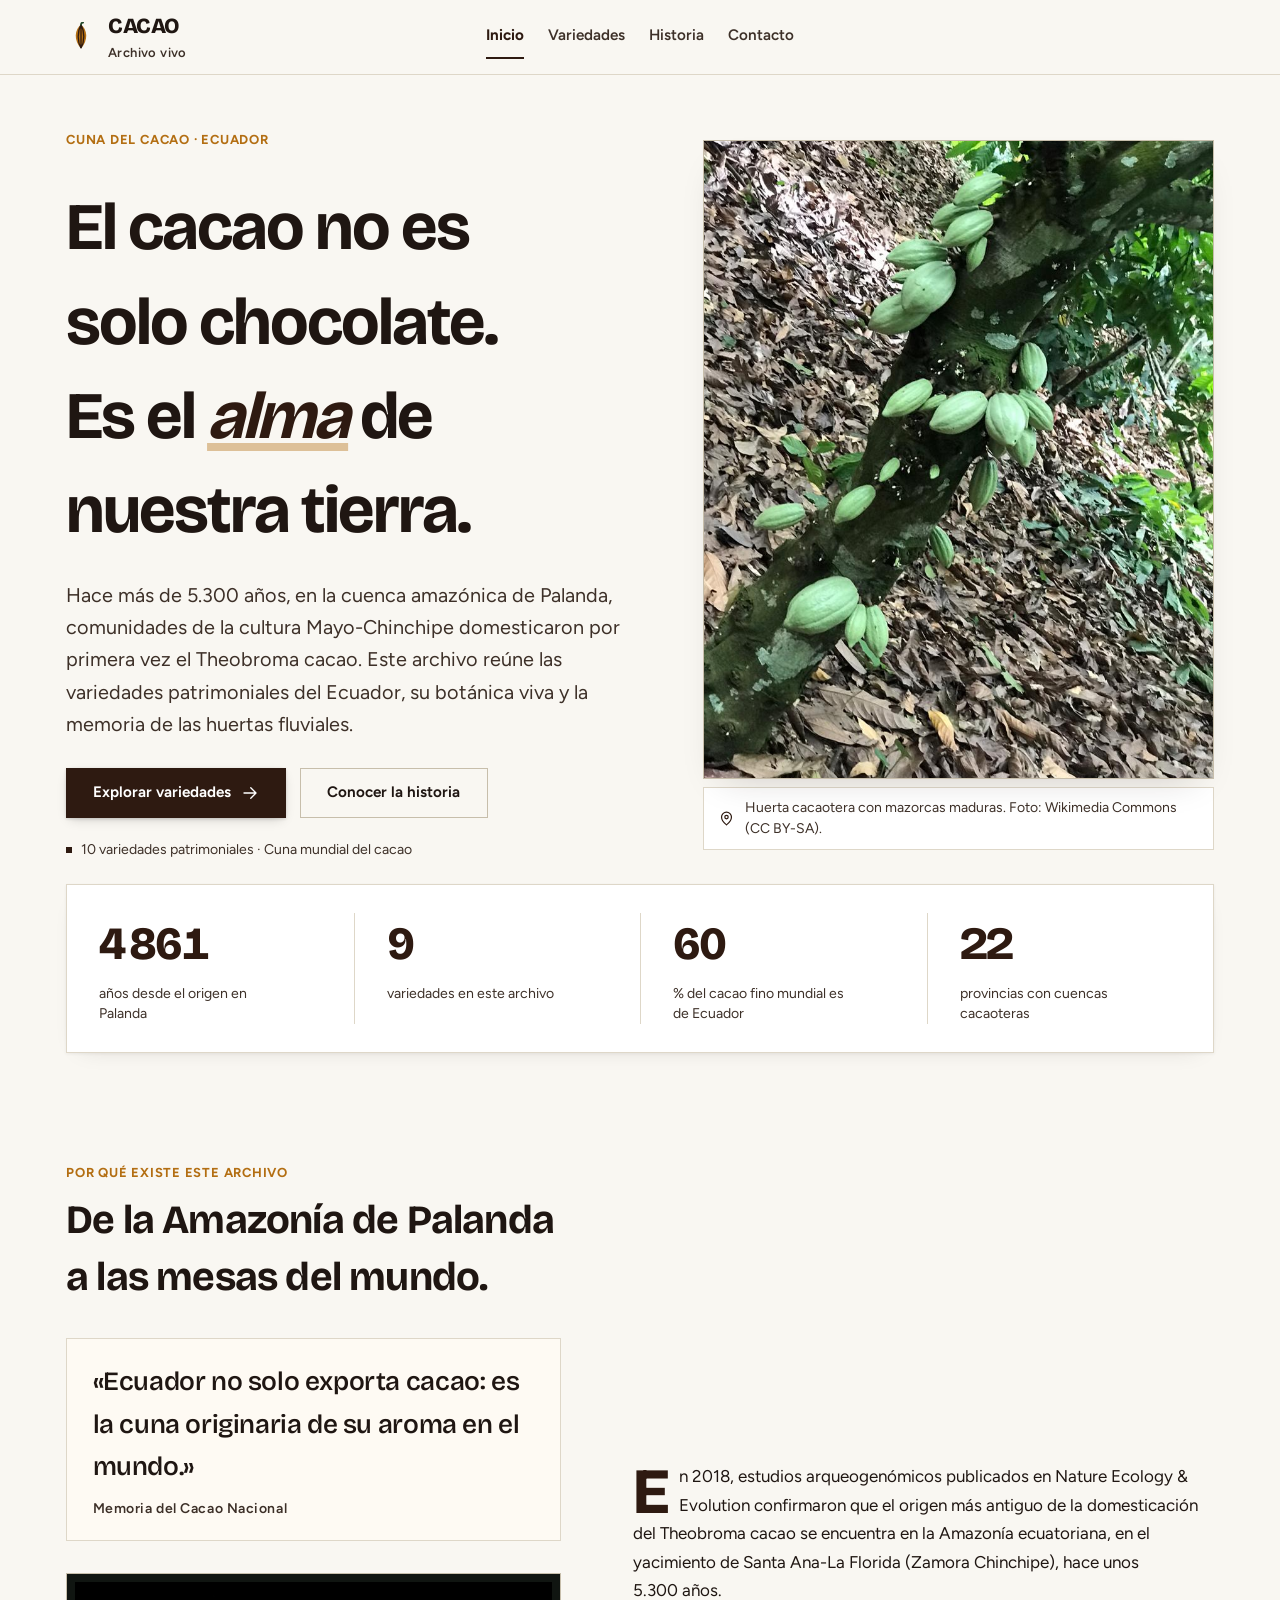
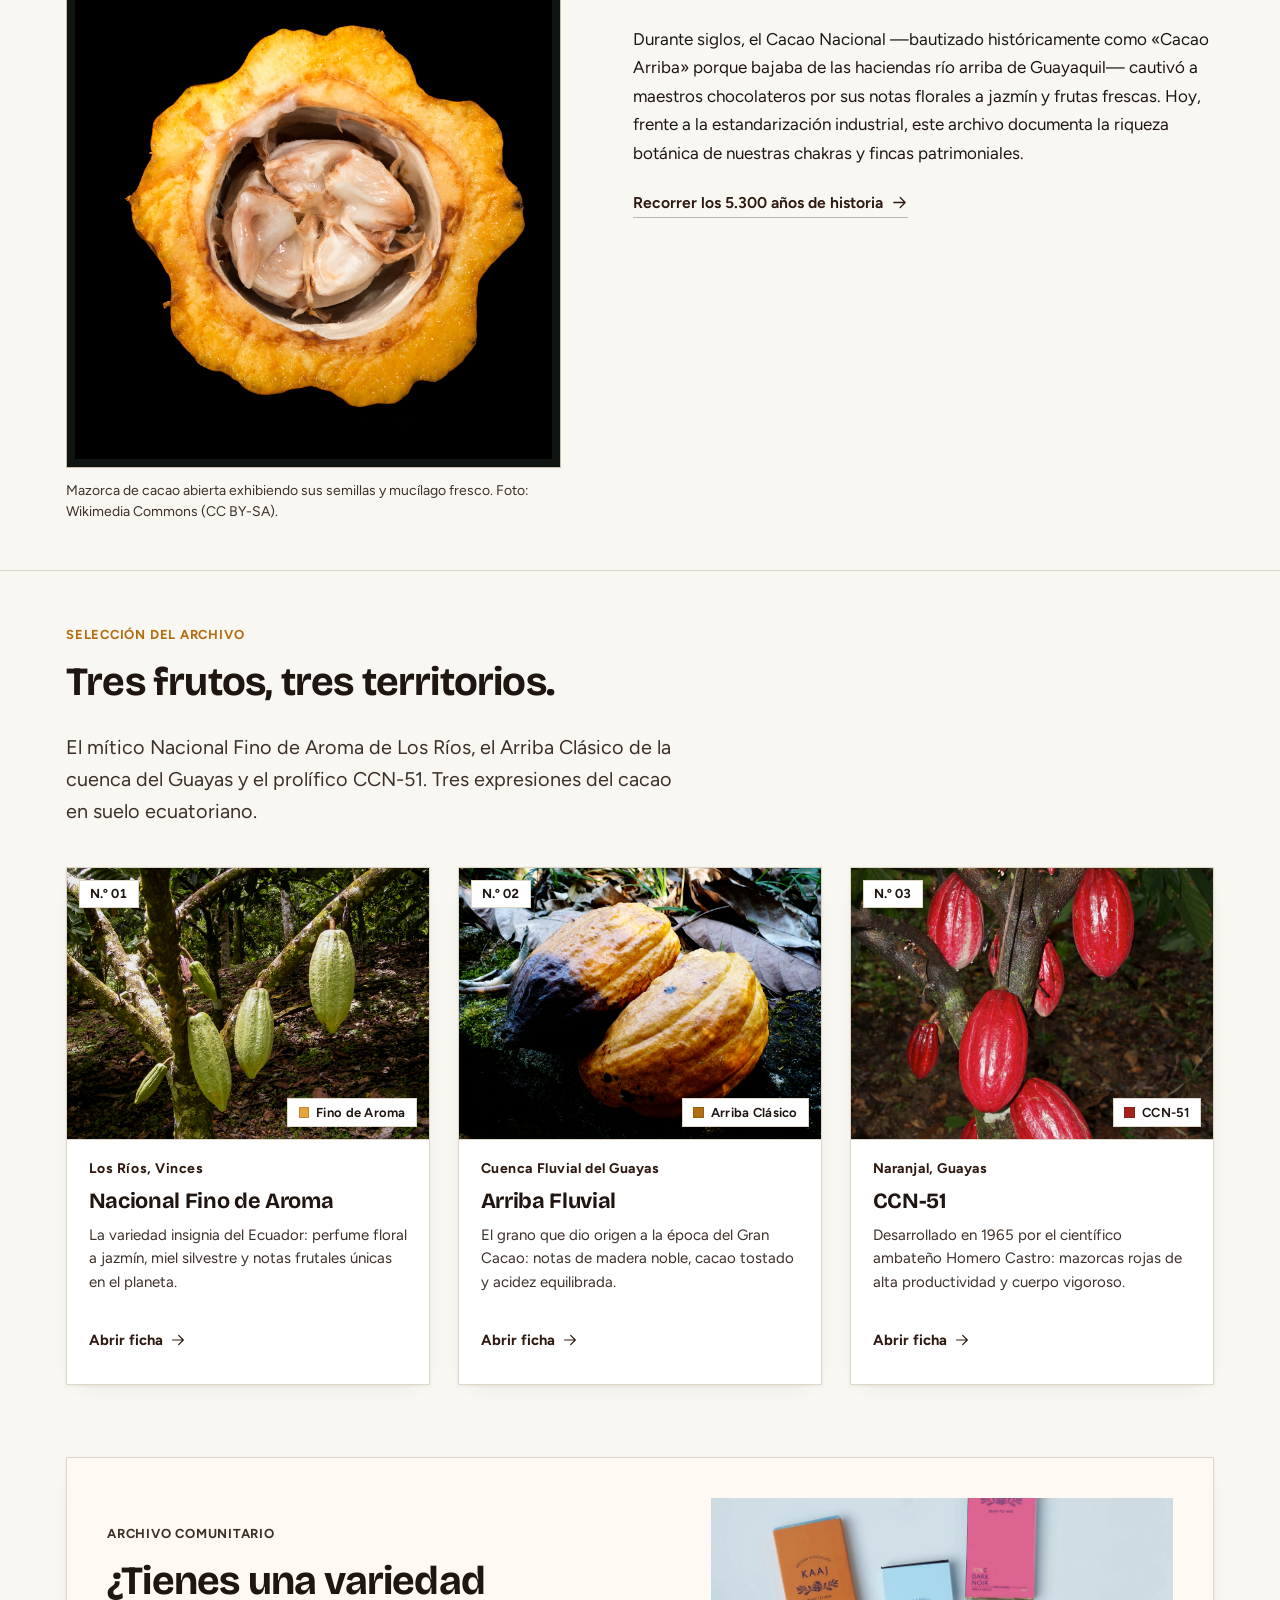
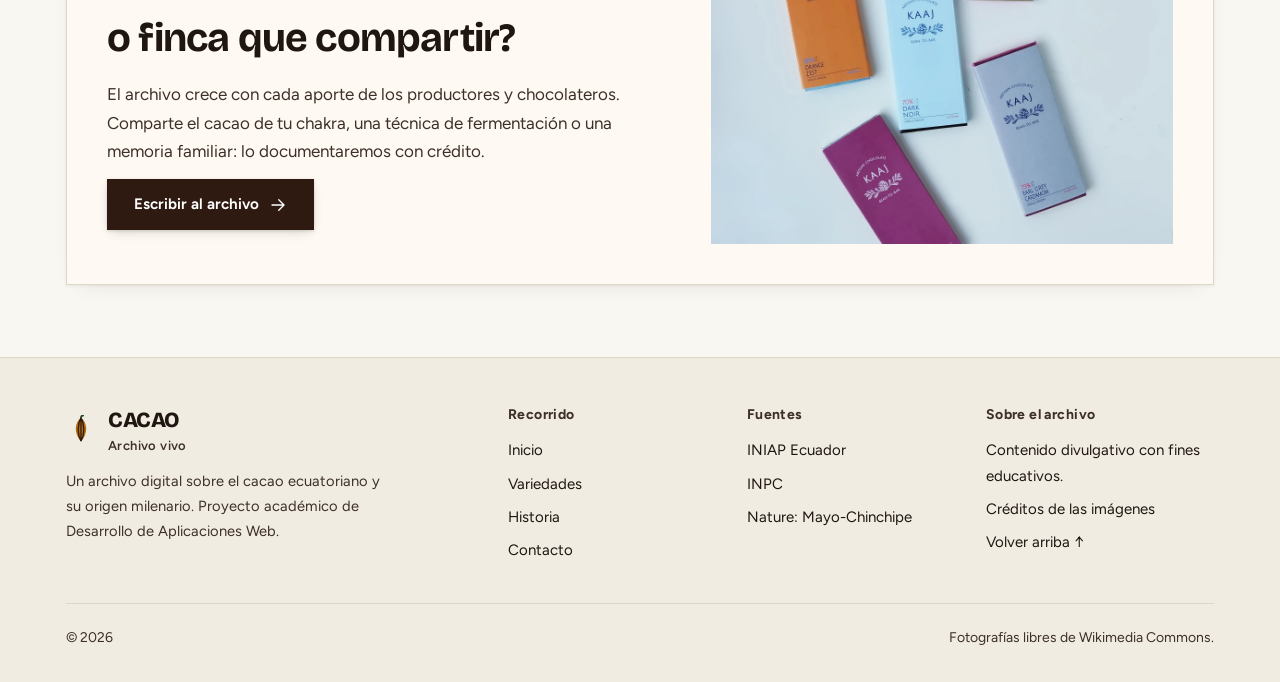
<file: index.html>
<!DOCTYPE html>
<html lang="es">
<head>
  <meta charset="utf-8">
  <meta name="viewport" content="width=device-width, initial-scale=1">
  <title>CACAO · Archivo vivo del cacao fino de Ecuador</title>
  <meta name="description" content="Archivo digital del cacao ecuatoriano: diez variedades patrimoniales, 5.300 años de historia desde Mayo-Chinchipe y la memoria de las cuencas cacaoteras.">
  <meta name="theme-color" content="#f9f7f2">
  <link rel="icon" href="assets/img/favicon.svg" type="image/svg+xml">
  <link rel="preconnect" href="https://fonts.googleapis.com">
  <link rel="preconnect" href="https://fonts.gstatic.com" crossorigin>
  <link href="https://fonts.googleapis.com/css2?family=Bricolage+Grotesque:opsz,wght@12..96,400..800&family=Figtree:wght@400..700&display=swap" rel="stylesheet">
  <link rel="stylesheet" href="css/styles.css">
</head>
<body>
  <a class="skip-link" href="#contenido">Saltar al contenido</a>

  <header class="site-header">
    <div class="wrap site-header__inner">
      <a class="brand" href="index.html">
        <svg class="brand__mark" viewBox="0 0 28 28" aria-hidden="true" focusable="false">
          <path d="M14 2.5 C8 7, 7 17, 14 24.5 C21 17, 20 7, 14 2.5 Z" fill="var(--gold)"/>
          <path d="M14 2.5 C10.5 9, 10.5 18, 14 24.5 M14 2.5 C17.5 9, 17.5 18, 14 24.5 M14 2.5 L14 24.5" fill="none" stroke="var(--brand)" stroke-width="1.2"/>
          <path d="M14 2.5 C14 1, 15 0.5, 16 0.5" fill="none" stroke="var(--leaf, #214728)" stroke-width="1.6" stroke-linecap="round"/>
        </svg>
        <span class="brand__text">
          <span class="brand__name">CACAO</span>
          <span class="brand__sub">Archivo vivo</span>
        </span>
      </a>

      <nav class="site-nav" id="site-nav" aria-label="Navegación principal">
        <ul>
          <li><a href="index.html" aria-current="page">Inicio</a></li>
          <li><a href="razas.html">Variedades</a></li>
          <li><a href="historia.html">Historia</a></li>
          <li><a href="contacto.html">Contacto</a></li>
        </ul>
      </nav>

      <div class="header-tools">
        <button class="icon-btn menu-toggle" id="menu-toggle" type="button" aria-expanded="false" aria-controls="site-nav" aria-label="Abrir menú">
          <svg class="icon-menu" viewBox="0 0 24 24" aria-hidden="true" focusable="false"><path d="M4 7h16M4 12h16M4 17h16" fill="none" stroke="currentColor" stroke-width="1.8" stroke-linecap="round"/></svg>
          <svg class="icon-close" viewBox="0 0 24 24" aria-hidden="true" focusable="false"><path d="M6 6l12 12M18 6 6 18" fill="none" stroke="currentColor" stroke-width="1.8" stroke-linecap="round"/></svg>
        </button>
      </div>
    </div>
  </header>

  <main id="contenido" tabindex="-1">
    <!-- Portada -->
    <section class="hero" aria-labelledby="hero-title">
      <div class="wrap">
        <div class="hero__grid">
          <div class="hero__copy">
            <p class="eyebrow">Cuna del cacao · Ecuador</p>
            <h1 id="hero-title">El cacao no es solo chocolate. Es el <em>alma</em> de nuestra tierra.</h1>
            <p class="lede">Hace más de 5.300 años, en la cuenca amazónica de Palanda, comunidades de la cultura Mayo-Chinchipe domesticaron por primera vez el Theobroma cacao. Este archivo reúne las variedades patrimoniales del Ecuador, su botánica viva y la memoria de las huertas fluviales.</p>
            <div class="hero__actions">
              <a class="btn btn--primary" href="razas.html">
                Explorar variedades
                <svg viewBox="0 0 24 24" aria-hidden="true" focusable="false"><path d="M4 12h15M13 5l7 7-7 7" fill="none" stroke="currentColor" stroke-width="1.8" stroke-linecap="round" stroke-linejoin="round"/></svg>
              </a>
              <a class="btn btn--ghost" href="historia.html">Conocer la historia</a>
            </div>
            <p class="hero__note">10 variedades patrimoniales · Cuna mundial del cacao</p>
          </div>

          <figure class="hero__figure">
            <div class="hero__photo media">
              <img src="assets/img/fotos/arbol.webp" alt="Árbol de Theobroma cacao con mazorcas maduras en huerta agroforestal ecuatoriana." width="1500" height="1125" fetchpriority="high">
            </div>
            <figcaption class="hero__caption">
              <svg viewBox="0 0 24 24" aria-hidden="true" focusable="false"><path d="M12 21s7-5.2 7-11a7 7 0 1 0-14 0c0 5.8 7 11 7 11Z" fill="none" stroke="currentColor" stroke-width="1.7"/><circle cx="12" cy="10" r="2.4" fill="none" stroke="currentColor" stroke-width="1.7"/></svg>
              Huerta cacaotera con mazorcas maduras. Foto: Wikimedia Commons (CC BY-SA).
            </figcaption>
          </figure>
        </div>

        <ul class="stats">
          <li class="stat">
            <span class="stat__num" data-count="5300">5 300</span>
            <span class="stat__label">años desde el origen en Palanda</span>
          </li>
          <li class="stat">
            <span class="stat__num" data-count="10">10</span>
            <span class="stat__label">variedades en este archivo</span>
          </li>
          <li class="stat">
            <span class="stat__num" data-count="65">65</span>
            <span class="stat__label">% del cacao fino mundial es de Ecuador</span>
          </li>
          <li class="stat">
            <span class="stat__num" data-count="24">24</span>
            <span class="stat__label">provincias con cuencas cacaoteras</span>
          </li>
        </ul>
      </div>
    </section>

    <!-- Por qué existe -->
    <section class="section" aria-labelledby="manifiesto-title">
      <div class="wrap split">
        <div class="reveal">
          <p class="eyebrow">Por qué existe este archivo</p>
          <h2 id="manifiesto-title">De la Amazonía de Palanda a las mesas del mundo.</h2>
          <blockquote class="pullquote">
            «Ecuador no solo exporta cacao: es la cuna originaria de su aroma en el mundo.»
            <cite>Memoria del Cacao Nacional</cite>
          </blockquote>
          <figure class="figure figure--specimen reveal" style="--delay: 100ms;">
            <div class="media">
              <img src="assets/img/fotos/abierto.webp" alt="Mazorca de cacao recién abierta mostrando mucílago blanco y semillas." width="500" height="325" loading="lazy">
            </div>
            <figcaption>Mazorca de cacao abierta exhibiendo sus semillas y mucílago fresco. Foto: Wikimedia Commons (CC BY-SA).</figcaption>
          </figure>
        </div>

        <div class="manifesto measure reveal" style="--delay: 80ms;">
          <p class="dropcap">En 2018, estudios arqueogenómicos publicados en Nature Ecology &amp; Evolution confirmaron que el origen más antiguo de la domesticación del Theobroma cacao se encuentra en la Amazonía ecuatoriana, en el yacimiento de Santa Ana-La Florida (Zamora Chinchipe), hace unos 5.300 años.</p>
          <p>Durante siglos, el Cacao Nacional —bautizado históricamente como «Cacao Arriba» porque bajaba de las haciendas río arriba de Guayaquil— cautivó a maestros chocolateros por sus notas florales a jazmín y frutas frescas. Hoy, frente a la estandarización industrial, este archivo documenta la riqueza botánica de nuestras chakras y fincas patrimoniales.</p>
          <p><a class="link-arrow" href="historia.html">Recorrer los 5.300 años de historia <svg viewBox="0 0 24 24" aria-hidden="true" focusable="false"><path d="M4 12h15M13 5l7 7-7 7" fill="none" stroke="currentColor" stroke-width="1.8" stroke-linecap="round" stroke-linejoin="round"/></svg></a></p>
        </div>
      </div>
    </section>

    <!-- Selección de fichas -->
    <section class="section section--line" aria-labelledby="seleccion-title">
      <div class="wrap">
        <div class="section-head reveal">
          <div>
            <p class="eyebrow">Selección del archivo</p>
            <h2 id="seleccion-title">Tres frutos, tres territorios.</h2>
          </div>
          <p class="lede">El mítico Nacional Fino de Aroma de Los Ríos, el Arriba Clásico de la cuenca del Guayas y el prolífico CCN-51. Tres expresiones del cacao en suelo ecuatoriano.</p>
        </div>

        <div class="card-grid">
          <article class="race-card reveal">
            <div class="race-card__media">
              <span class="race-card__no" aria-hidden="true">N.º 01</span>
              <img class="race-card__img" src="assets/img/fotos/nacional.webp" alt="Mazorcas doradas de Cacao Nacional Fino de Aroma." width="900" height="675" loading="lazy">
              <span class="race-card__color"><span class="dot" style="--c:#e9a23b;"></span>Fino de Aroma</span>
            </div>
            <div class="race-card__body">
              <p class="race-card__kicker">Los Ríos, Vinces</p>
              <h3 class="race-card__title">Nacional Fino de Aroma</h3>
              <p class="race-card__note">La variedad insignia del Ecuador: perfume floral a jazmín, miel silvestre y notas frutales únicas en el planeta.</p>
              <div class="race-card__foot">
                <a class="race-card__btn" href="razas.html#nacional" aria-label="Abrir ficha de Nacional Fino de Aroma">Abrir ficha
                  <svg viewBox="0 0 24 24" aria-hidden="true" focusable="false"><path d="M4 12h15M13 5l7 7-7 7" fill="none" stroke="currentColor" stroke-width="1.8" stroke-linecap="round" stroke-linejoin="round"/></svg>
                </a>
              </div>
            </div>
          </article>

          <article class="race-card reveal" style="--delay: 80ms;">
            <div class="race-card__media">
              <span class="race-card__no" aria-hidden="true">N.º 02</span>
              <img class="race-card__img" src="assets/img/fotos/arriba.webp" alt="Mazorca madura de Cacao Arriba Clásico sobre fondo natural." width="900" height="600" loading="lazy">
              <span class="race-card__color"><span class="dot" style="--c:#b36e12;"></span>Arriba Clásico</span>
            </div>
            <div class="race-card__body">
              <p class="race-card__kicker">Cuenca Fluvial del Guayas</p>
              <h3 class="race-card__title">Arriba Fluvial</h3>
              <p class="race-card__note">El grano que dio origen a la época del Gran Cacao: notas de madera noble, cacao tostado y acidez equilibrada.</p>
              <div class="race-card__foot">
                <a class="race-card__btn" href="razas.html#arriba" aria-label="Abrir ficha de Arriba Fluvial">Abrir ficha
                  <svg viewBox="0 0 24 24" aria-hidden="true" focusable="false"><path d="M4 12h15M13 5l7 7-7 7" fill="none" stroke="currentColor" stroke-width="1.8" stroke-linecap="round" stroke-linejoin="round"/></svg>
                </a>
              </div>
            </div>
          </article>

          <article class="race-card reveal" style="--delay: 160ms;">
            <div class="race-card__media">
              <span class="race-card__no" aria-hidden="true">N.º 03</span>
              <img class="race-card__img" src="assets/img/fotos/ccn51.webp" alt="Mazorca rojiza de cacao CCN-51 en la plantación." width="900" height="596" loading="lazy">
              <span class="race-card__color"><span class="dot" style="--c:#a3231b;"></span>CCN-51</span>
            </div>
            <div class="race-card__body">
              <p class="race-card__kicker">Naranjal, Guayas</p>
              <h3 class="race-card__title">CCN-51</h3>
              <p class="race-card__note">Desarrollado en 1965 por el científico ambateño Homero Castro: mazorcas rojas de alta productividad y cuerpo vigoroso.</p>
              <div class="race-card__foot">
                <a class="race-card__btn" href="razas.html#ccn51" aria-label="Abrir ficha de CCN-51">Abrir ficha
                  <svg viewBox="0 0 24 24" aria-hidden="true" focusable="false"><path d="M4 12h15M13 5l7 7-7 7" fill="none" stroke="currentColor" stroke-width="1.8" stroke-linecap="round" stroke-linejoin="round"/></svg>
                </a>
              </div>
            </div>
          </article>
        </div>
      </div>
    </section>

    <!-- Cierre -->
    <section class="section section--tight" aria-labelledby="cierre-title">
      <div class="wrap">
        <div class="cta reveal">
          <div>
            <p class="eyebrow">Archivo comunitario</p>
            <h2 id="cierre-title">¿Tienes una variedad o finca que compartir?</h2>
            <p>El archivo crece con cada aporte de los productores y chocolateros. Comparte el cacao de tu chakra, una técnica de fermentación o una memoria familiar: lo documentaremos con crédito.</p>
            <p class="cta__actions"><a class="btn btn--primary" href="contacto.html">Escribir al archivo
              <svg viewBox="0 0 24 24" aria-hidden="true" focusable="false"><path d="M4 12h15M13 5l7 7-7 7" fill="none" stroke="currentColor" stroke-width="1.8" stroke-linecap="round" stroke-linejoin="round"/></svg>
            </a></p>
          </div>
          <div class="cta__media">
            <img src="assets/img/fotos/chocolate.webp" alt="Chocolate artesanal de origen elaborado con cacao fino ecuatoriano." width="1000" height="794" loading="lazy">
          </div>
        </div>
      </div>
    </section>
  </main>

  <footer class="site-footer">
    <div class="wrap">
      <div class="footer-grid">
        <div class="footer-brand">
          <a class="brand" href="index.html">
            <svg class="brand__mark" viewBox="0 0 28 28" aria-hidden="true" focusable="false">
              <path d="M14 2.5 C8 7, 7 17, 14 24.5 C21 17, 20 7, 14 2.5 Z" fill="var(--gold)"/>
              <path d="M14 2.5 C10.5 9, 10.5 18, 14 24.5 M14 2.5 C17.5 9, 17.5 18, 14 24.5 M14 2.5 L14 24.5" fill="none" stroke="var(--brand)" stroke-width="1.2"/>
              <path d="M14 2.5 C14 1, 15 0.5, 16 0.5" fill="none" stroke="var(--leaf, #214728)" stroke-width="1.6" stroke-linecap="round"/>
            </svg>
            <span class="brand__text"><span class="brand__name">CACAO</span><span class="brand__sub">Archivo vivo</span></span>
          </a>
          <p>Un archivo digital sobre el cacao ecuatoriano y su origen milenario. Proyecto académico de Desarrollo de Aplicaciones Web.</p>
        </div>

        <nav class="footer" aria-label="Recorrido del archivo">
          <h2>Recorrido</h2>
          <ul>
            <li><a href="index.html">Inicio</a></li>
            <li><a href="razas.html">Variedades</a></li>
            <li><a href="historia.html">Historia</a></li>
            <li><a href="contacto.html">Contacto</a></li>
          </ul>
        </nav>

        <div class="footer">
          <h2>Fuentes</h2>
          <ul>
            <li><a href="https://www.iniap.gob.ec/" rel="noopener" target="_blank">INIAP Ecuador</a></li>
            <li><a href="https://www.patrimoniocultural.gob.ec/" rel="noopener" target="_blank">INPC</a></li>
            <li><a href="https://www.nature.com/articles/s41559-018-0697-4" rel="noopener" target="_blank">Nature: Mayo-Chinchipe</a></li>
          </ul>
        </div>

        <div class="footer">
          <h2>Sobre el archivo</h2>
          <ul>
            <li>Contenido divulgativo con fines educativos.</li>
            <li><a href="creditos.html">Créditos de las imágenes</a></li>
            <li><a href="#contenido">Volver arriba ↑</a></li>
          </ul>
        </div>
      </div>

      <div class="footer-bottom">
        <p>© 2026</p>
        <p>Fotografías libres de Wikimedia Commons.</p>
      </div>
    </div>
  </footer>

  <script src="js/main.js" defer></script>
</body>
</html>
</file>
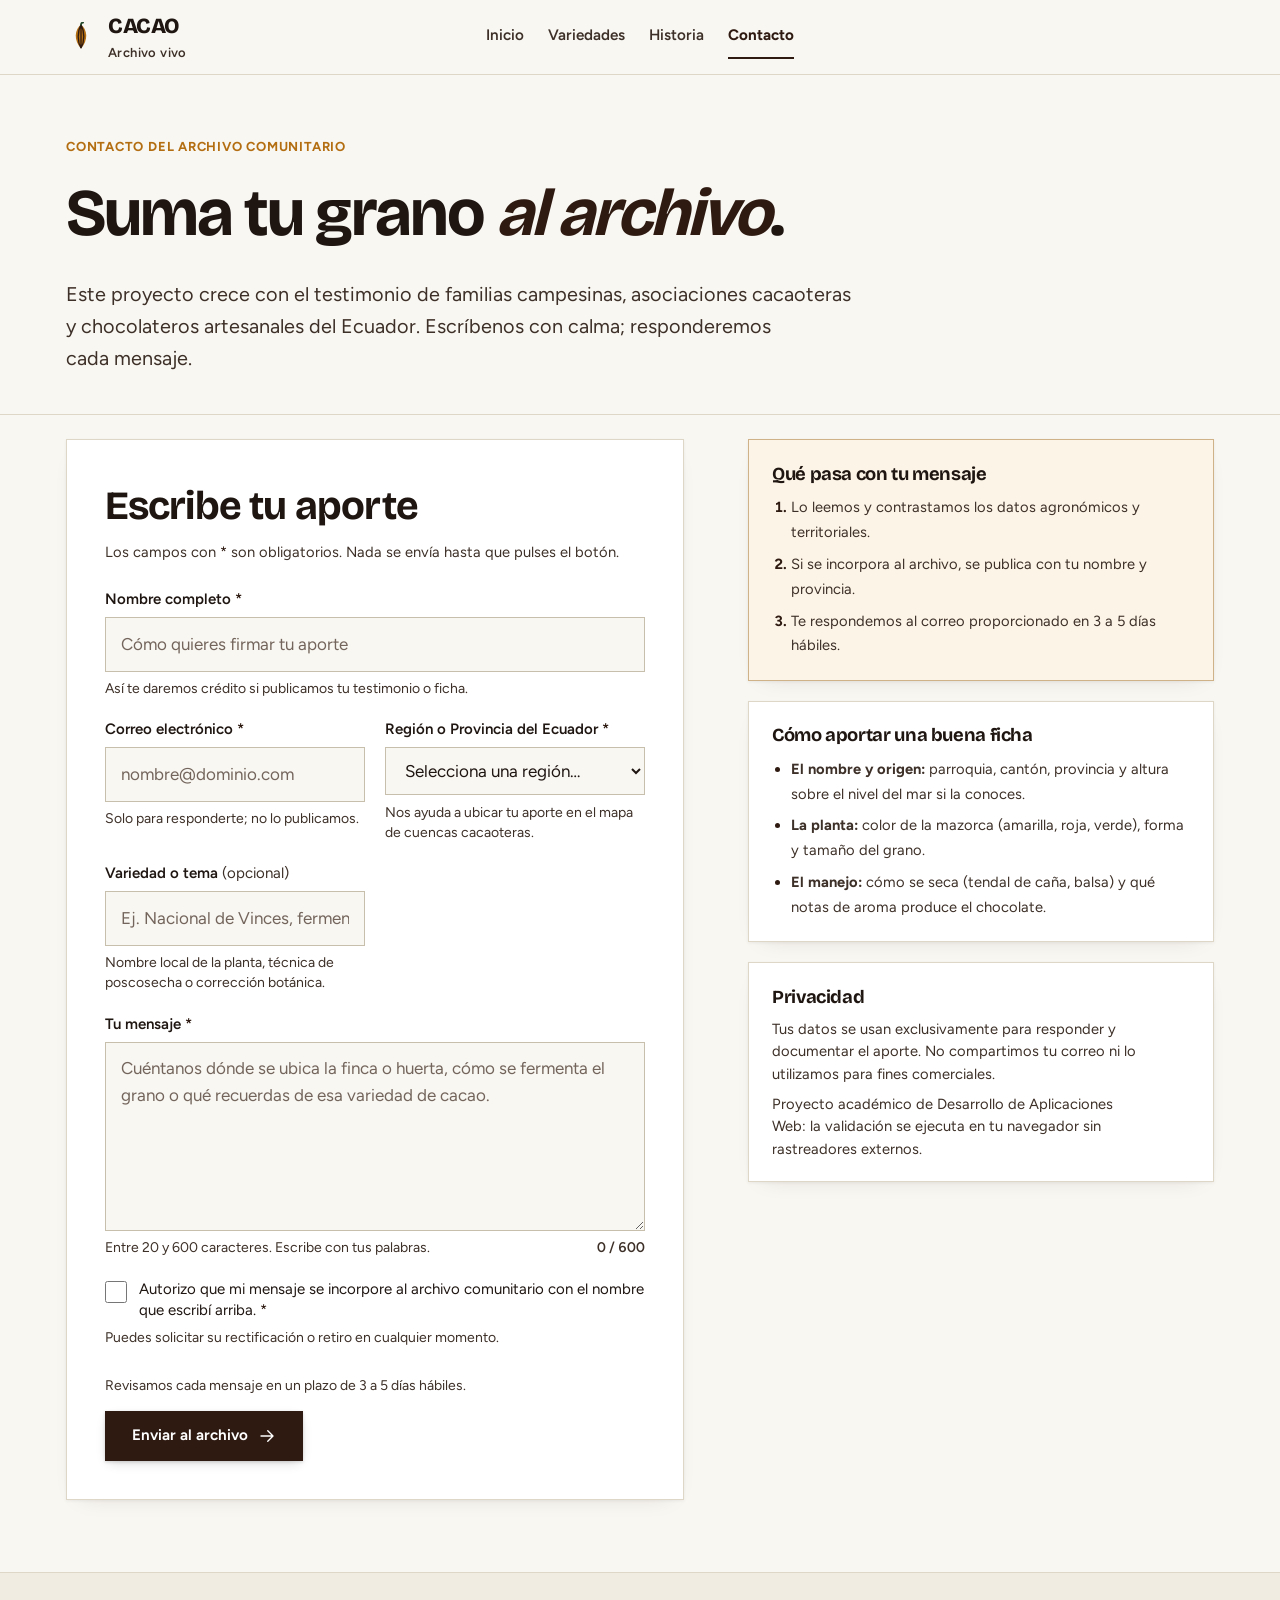
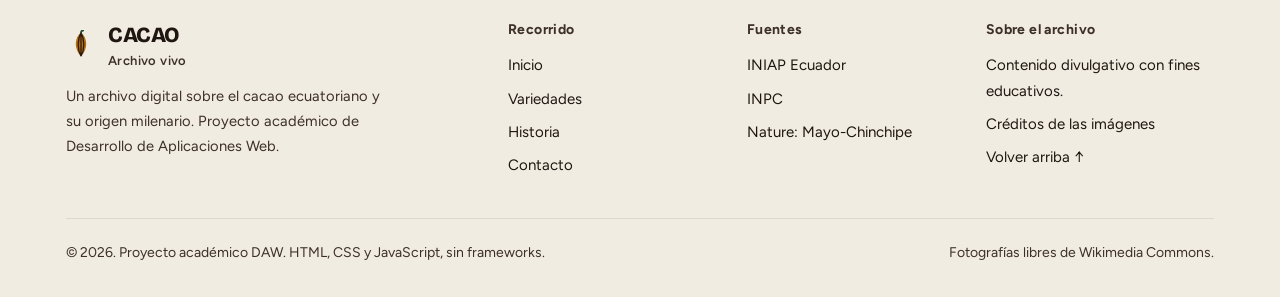
<file: contacto.html>
<!DOCTYPE html>
<html lang="es">
<head>
  <meta charset="utf-8">
  <meta name="viewport" content="width=device-width, initial-scale=1">
  <title>Contacto · CACAO, archivo vivo de Ecuador</title>
  <meta name="description" content="Comparte una variedad de cacao de tu huerta, una técnica de fermentación o una memoria familiar cacaotera en el Ecuador.">
  <meta name="theme-color" content="#f9f7f2">
  <link rel="icon" href="assets/img/favicon.svg" type="image/svg+xml">
  <link rel="preconnect" href="https://fonts.googleapis.com">
  <link rel="preconnect" href="https://fonts.gstatic.com" crossorigin>
  <link href="https://fonts.googleapis.com/css2?family=Bricolage+Grotesque:opsz,wght@12..96,400..800&family=Figtree:wght@400..700&display=swap" rel="stylesheet">
  <link rel="stylesheet" href="css/styles.css">
</head>
<body>
  <a class="skip-link" href="#contenido">Saltar al contenido</a>

  <header class="site-header">
    <div class="wrap site-header__inner">
      <a class="brand" href="index.html">
        <svg class="brand__mark" viewBox="0 0 28 28" aria-hidden="true" focusable="false">
          <path d="M14 2.5 C8 7, 7 17, 14 24.5 C21 17, 20 7, 14 2.5 Z" fill="var(--gold)"/>
          <path d="M14 2.5 C10.5 9, 10.5 18, 14 24.5 M14 2.5 C17.5 9, 17.5 18, 14 24.5 M14 2.5 L14 24.5" fill="none" stroke="var(--brand)" stroke-width="1.2"/>
          <path d="M14 2.5 C14 1, 15 0.5, 16 0.5" fill="none" stroke="var(--leaf, #214728)" stroke-width="1.6" stroke-linecap="round"/>
        </svg>
        <span class="brand__text"><span class="brand__name">CACAO</span><span class="brand__sub">Archivo vivo</span></span>
      </a>

      <nav class="site-nav" id="site-nav" aria-label="Navegación principal">
        <ul>
          <li><a href="index.html">Inicio</a></li>
          <li><a href="razas.html">Variedades</a></li>
          <li><a href="historia.html">Historia</a></li>
          <li><a href="contacto.html" aria-current="page">Contacto</a></li>
        </ul>
      </nav>

      <div class="header-tools">
        <button class="icon-btn menu-toggle" id="menu-toggle" type="button" aria-expanded="false" aria-controls="site-nav" aria-label="Abrir menú">
          <svg class="icon-menu" viewBox="0 0 24 24" aria-hidden="true" focusable="false"><path d="M4 7h16M4 12h16M4 17h16" fill="none" stroke="currentColor" stroke-width="1.8" stroke-linecap="round"/></svg>
          <svg class="icon-close" viewBox="0 0 24 24" aria-hidden="true" focusable="false"><path d="M6 6l12 12M18 6 6 18" fill="none" stroke="currentColor" stroke-width="1.8" stroke-linecap="round"/></svg>
        </button>
      </div>
    </div>
  </header>

  <main id="contenido" tabindex="-1">
    <section class="page-intro">
      <div class="wrap">
        <p class="eyebrow">Contacto del archivo comunitario</p>
        <h1>Suma tu grano <em>al archivo</em>.</h1>
        <p class="lede">Este proyecto crece con el testimonio de familias campesinas, asociaciones cacaoteras y chocolateros artesanales del Ecuador. Escríbenos con calma; responderemos cada mensaje.</p>
      </div>
    </section>

    <section class="section section--tight" aria-labelledby="form-title">
      <div class="wrap contact-layout">
        <div>
          <form class="form-card" id="archive-form" name="archivo-comunitario" method="POST" action="/" data-netlify="true" netlify-honeypot="bot-field" novalidate>
            <input type="hidden" name="form-name" value="archivo-comunitario">
            <p class="hp"><label>No completar este campo <input name="bot-field" tabindex="-1" autocomplete="off"></label></p>

            <h2 id="form-title">Escribe tu aporte</h2>
            <p class="form-intro">Los campos con <span class="req" aria-hidden="true">*</span> son obligatorios. Nada se envía hasta que pulses el botón.</p>

            <div class="form-summary" id="form-summary" role="alert" tabindex="-1" hidden>
              <h2 id="summary-title">Revisa los campos marcados</h2>
              <ul id="summary-list"></ul>
            </div>

            <div class="form-grid">
              <div class="field field--full" data-field="nombre">
                <label for="nombre">Nombre completo <span class="req" aria-hidden="true">*</span></label>
                <input id="nombre" name="nombre" type="text" maxlength="80" autocomplete="name" required aria-required="true" aria-describedby="nombre-hint nombre-error" placeholder="Cómo quieres firmar tu aporte">
                <p class="field__hint" id="nombre-hint">Así te daremos crédito si publicamos tu testimonio o ficha.</p>
                <p class="field__error" id="nombre-error" hidden></p>
              </div>

              <div class="field" data-field="correo">
                <label for="correo">Correo electrónico <span class="req" aria-hidden="true">*</span></label>
                <input id="correo" name="correo" type="email" autocomplete="email" inputmode="email" required aria-required="true" aria-describedby="correo-hint correo-error" placeholder="nombre@dominio.com">
                <p class="field__hint" id="correo-hint">Solo para responderte; no lo publicamos.</p>
                <p class="field__error" id="correo-error" hidden></p>
              </div>

              <div class="field" data-field="region">
                <label for="region">Región o Provincia del Ecuador <span class="req" aria-hidden="true">*</span></label>
                <select id="region" name="region" required aria-required="true" aria-describedby="region-hint region-error">
                  <option value="">Selecciona una región…</option>
                  <option value="costa">Costa / Litoral (Los Ríos, Guayas, Manabí, Esmeraldas, El Oro)</option>
                  <option value="amazonia">Amazonía / Oriente (Napo, Orellana, Sucumbíos, Zamora Chinchipe)</option>
                  <option value="sierra">Sierra y Valles Interandinos (Pichincha, Loja, Bolívar, Azuay)</option>
                  <option value="insular">Región Insular (Galápagos)</option>
                  <option value="fuera">Fuera de Ecuador</option>
                </select>
                <p class="field__hint" id="region-hint">Nos ayuda a ubicar tu aporte en el mapa de cuencas cacaoteras.</p>
                <p class="field__error" id="region-error" hidden></p>
              </div>

              <div class="field" data-field="variedad">
                <label for="variedad">Variedad o tema <span class="label-hint">(opcional)</span></label>
                <input id="variedad" name="variedad" type="text" maxlength="80" aria-describedby="variedad-hint variedad-error" placeholder="Ej. Nacional de Vinces, fermentación en laurel, receta de chocolate">
                <p class="field__hint" id="variedad-hint">Nombre local de la planta, técnica de poscosecha o corrección botánica.</p>
                <p class="field__error" id="variedad-error" hidden></p>
              </div>

              <div class="field field--full" data-field="mensaje">
                <label for="mensaje">Tu mensaje <span class="req" aria-hidden="true">*</span></label>
                <textarea id="mensaje" name="mensaje" rows="6" maxlength="600" required aria-required="true" aria-describedby="mensaje-hint mensaje-error" placeholder="Cuéntanos dónde se ubica la finca o huerta, cómo se fermenta el grano o qué recuerdas de esa variedad de cacao."></textarea>
                <div class="field__meta">
                  <p class="field__hint" id="mensaje-hint">Entre 20 y 600 caracteres. Escribe con tus palabras.</p>
                  <p class="counter" id="mensaje-counter" aria-hidden="true">0 / 600</p>
                </div>
                <p class="field__error" id="mensaje-error" hidden></p>
              </div>

              <div class="field field--full" data-field="consentimiento">
                <div class="check">
                  <input id="consentimiento" name="consentimiento" type="checkbox" value="sí" required aria-required="true" aria-describedby="consentimiento-hint consentimiento-error">
                  <label for="consentimiento">Autorizo que mi mensaje se incorpore al archivo comunitario con el nombre que escribí arriba. <span class="req" aria-hidden="true">*</span></label>
                </div>
                <p class="field__hint" id="consentimiento-hint">Puedes solicitar su rectificación o retiro en cualquier momento.</p>
                <p class="field__error" id="consentimiento-error" hidden></p>
              </div>
            </div>

            <div class="form-foot">
              <p class="required-note">Revisamos cada mensaje en un plazo de 3 a 5 días hábiles.</p>
              <button class="btn btn--primary" id="submit-btn" type="submit">
                Enviar al archivo
                <svg viewBox="0 0 24 24" aria-hidden="true" focusable="false"><path d="M4 12h15M13 5l7 7-7 7" fill="none" stroke="currentColor" stroke-width="1.8" stroke-linecap="round" stroke-linejoin="round"/></svg>
              </button>
            </div>
            <p class="visually-hidden" id="form-live" role="status" aria-live="polite"></p>
          </form>

          <div class="form-success" id="form-success" role="status" tabindex="-1" hidden>
            <span class="form-success__icon" aria-hidden="true">
              <svg viewBox="0 0 24 24" focusable="false"><path d="m5 12.5 4.5 4.5L19 7.5" fill="none" stroke="currentColor" stroke-width="2.2" stroke-linecap="round" stroke-linejoin="round"/></svg>
            </span>
            <h2>Tu aporte quedó registrado</h2>
            <p id="success-copy">Gracias. Revisaremos tu mensaje y te responderemos en un plazo de 3 a 5 días hábiles.</p>
            <button class="btn btn--ghost btn--sm" id="form-again" type="button">Enviar otro aporte</button>
          </div>
        </div>

        <aside class="aside-panel reveal" aria-label="Información antes de enviar">
          <div class="note note--accent">
            <h2>Qué pasa con tu mensaje</h2>
            <ol>
              <li>Lo leemos y contrastamos los datos agronómicos y territoriales.</li>
              <li>Si se incorpora al archivo, se publica con tu nombre y provincia.</li>
              <li>Te respondemos al correo proporcionado en 3 a 5 días hábiles.</li>
            </ol>
          </div>

          <div class="note">
            <h2>Cómo aportar una buena ficha</h2>
            <ul>
              <li><strong>El nombre y origen:</strong> parroquia, cantón, provincia y altura sobre el nivel del mar si la conoces.</li>
              <li><strong>La planta:</strong> color de la mazorca (amarilla, roja, verde), forma y tamaño del grano.</li>
              <li><strong>El manejo:</strong> cómo se seca (tendal de caña, balsa) y qué notas de aroma produce el chocolate.</li>
            </ul>
          </div>

          <div class="note">
            <h2>Privacidad</h2>
            <p class="note__small">Tus datos se usan exclusivamente para responder y documentar el aporte. No compartimos tu correo ni lo utilizamos para fines comerciales.</p>
            <p class="note__small">Proyecto académico de Desarrollo de Aplicaciones Web: la validación se ejecuta en tu navegador sin rastreadores externos.</p>
          </div>
        </aside>
      </div>
    </section>
  </main>

  <footer class="site-footer">
    <div class="wrap">
      <div class="footer-grid">
        <div class="footer-brand">
          <a class="brand" href="index.html">
            <svg class="brand__mark" viewBox="0 0 28 28" aria-hidden="true" focusable="false">
              <path d="M14 2.5 C8 7, 7 17, 14 24.5 C21 17, 20 7, 14 2.5 Z" fill="var(--gold)"/>
              <path d="M14 2.5 C10.5 9, 10.5 18, 14 24.5 M14 2.5 C17.5 9, 17.5 18, 14 24.5 M14 2.5 L14 24.5" fill="none" stroke="var(--brand)" stroke-width="1.2"/>
              <path d="M14 2.5 C14 1, 15 0.5, 16 0.5" fill="none" stroke="var(--leaf, #214728)" stroke-width="1.6" stroke-linecap="round"/>
            </svg>
            <span class="brand__text"><span class="brand__name">CACAO</span><span class="brand__sub">Archivo vivo</span></span>
          </a>
          <p>Un archivo digital sobre el cacao ecuatoriano y su origen milenario. Proyecto académico de Desarrollo de Aplicaciones Web.</p>
        </div>

        <nav class="footer" aria-label="Recorrido del archivo">
          <h2>Recorrido</h2>
          <ul>
            <li><a href="index.html">Inicio</a></li>
            <li><a href="razas.html">Variedades</a></li>
            <li><a href="historia.html">Historia</a></li>
            <li><a href="contacto.html">Contacto</a></li>
          </ul>
        </nav>

        <div class="footer">
          <h2>Fuentes</h2>
          <ul>
            <li><a href="https://www.iniap.gob.ec/" rel="noopener" target="_blank">INIAP Ecuador</a></li>
            <li><a href="https://www.patrimoniocultural.gob.ec/" rel="noopener" target="_blank">INPC</a></li>
            <li><a href="https://www.nature.com/articles/s41559-018-0697-4" rel="noopener" target="_blank">Nature: Mayo-Chinchipe</a></li>
          </ul>
        </div>

        <div class="footer">
          <h2>Sobre el archivo</h2>
          <ul>
            <li>Contenido divulgativo con fines educativos.</li>
            <li><a href="creditos.html">Créditos de las imágenes</a></li>
            <li><a href="#contenido">Volver arriba ↑</a></li>
          </ul>
        </div>
      </div>

      <div class="footer-bottom">
        <p>© 2026. Proyecto académico DAW. HTML, CSS y JavaScript, sin frameworks.</p>
        <p>Fotografías libres de Wikimedia Commons.</p>
      </div>
    </div>
  </footer>

  <script src="js/main.js" defer></script>
</body>
</html>
</file>
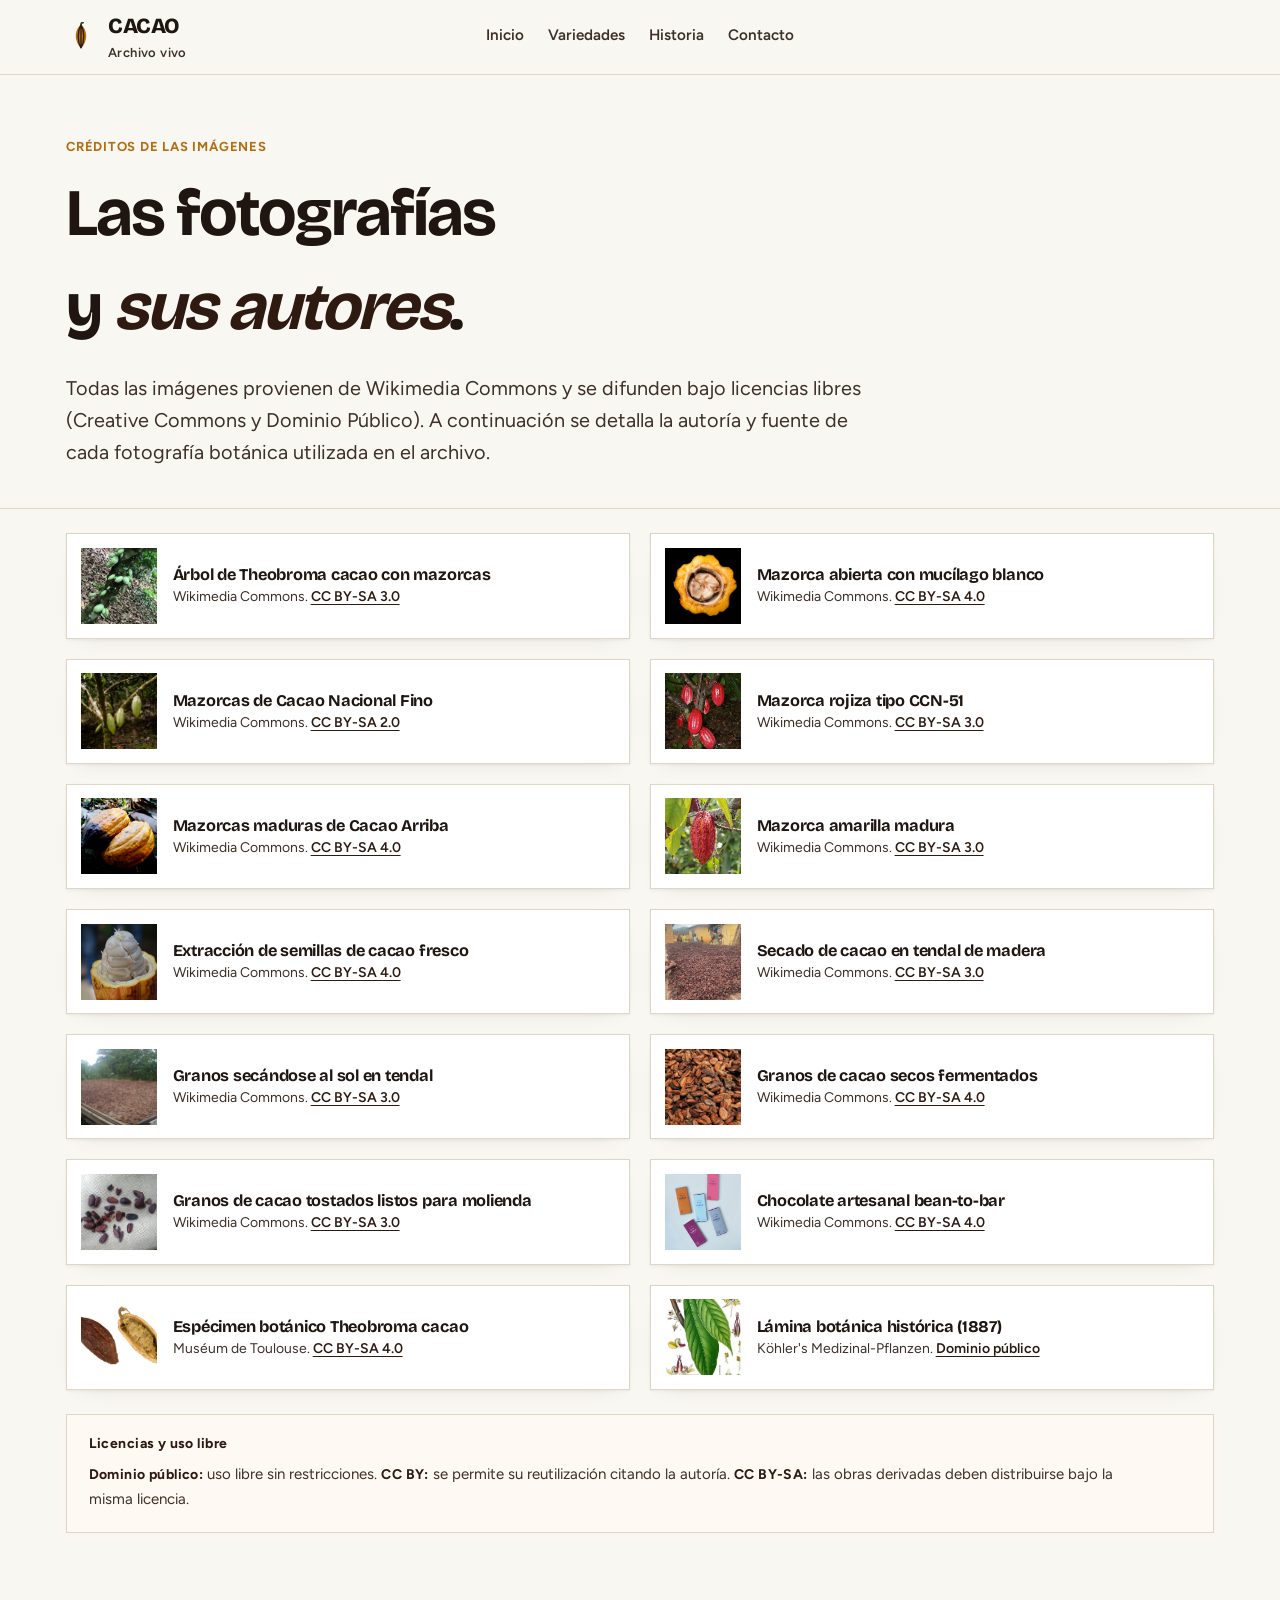
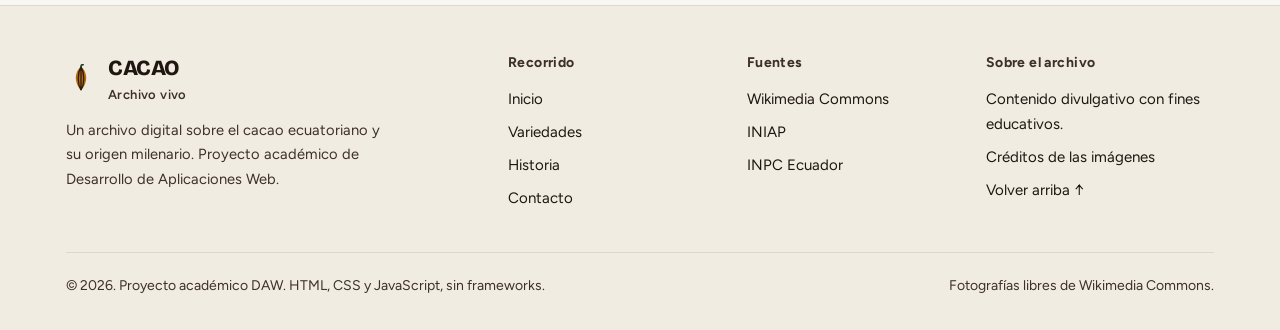
<file: creditos.html>
<!DOCTYPE html>
<html lang="es">
<head>
  <meta charset="utf-8">
  <meta name="viewport" content="width=device-width, initial-scale=1">
  <title>Créditos de las imágenes · CACAO, archivo vivo de Ecuador</title>
  <meta name="description" content="Autoría y licencias de las fotografías botánicas utilizadas en el archivo digital del cacao ecuatoriano.">
  <meta name="theme-color" content="#f9f7f2">
  <link rel="icon" href="assets/img/favicon.svg" type="image/svg+xml">
  <link rel="preconnect" href="https://fonts.googleapis.com">
  <link rel="preconnect" href="https://fonts.gstatic.com" crossorigin>
  <link href="https://fonts.googleapis.com/css2?family=Bricolage+Grotesque:opsz,wght@12..96,400..800&family=Figtree:wght@400..700&display=swap" rel="stylesheet">
  <link rel="stylesheet" href="css/styles.css">
</head>
<body>
  <a class="skip-link" href="#contenido">Saltar al contenido</a>

  <header class="site-header">
    <div class="wrap site-header__inner">
      <a class="brand" href="index.html">
        <svg class="brand__mark" viewBox="0 0 28 28" aria-hidden="true" focusable="false">
          <path d="M14 2.5 C8 7, 7 17, 14 24.5 C21 17, 20 7, 14 2.5 Z" fill="var(--gold)"/>
          <path d="M14 2.5 C10.5 9, 10.5 18, 14 24.5 M14 2.5 C17.5 9, 17.5 18, 14 24.5 M14 2.5 L14 24.5" fill="none" stroke="var(--brand)" stroke-width="1.2"/>
          <path d="M14 2.5 C14 1, 15 0.5, 16 0.5" fill="none" stroke="var(--leaf, #214728)" stroke-width="1.6" stroke-linecap="round"/>
        </svg>
        <span class="brand__text"><span class="brand__name">CACAO</span><span class="brand__sub">Archivo vivo</span></span>
      </a>

      <nav class="site-nav" id="site-nav" aria-label="Navegación principal">
        <ul>
          <li><a href="index.html">Inicio</a></li>
          <li><a href="razas.html">Variedades</a></li>
          <li><a href="historia.html">Historia</a></li>
          <li><a href="contacto.html">Contacto</a></li>
        </ul>
      </nav>

      <div class="header-tools">
        <button class="icon-btn menu-toggle" id="menu-toggle" type="button" aria-expanded="false" aria-controls="site-nav" aria-label="Abrir menú">
          <svg class="icon-menu" viewBox="0 0 24 24" aria-hidden="true" focusable="false"><path d="M4 7h16M4 12h16M4 17h16" fill="none" stroke="currentColor" stroke-width="1.8" stroke-linecap="round"/></svg>
          <svg class="icon-close" viewBox="0 0 24 24" aria-hidden="true" focusable="false"><path d="M6 6l12 12M18 6 6 18" fill="none" stroke="currentColor" stroke-width="1.8" stroke-linecap="round"/></svg>
        </button>
      </div>
    </div>
  </header>

  <main id="contenido" tabindex="-1">
    <section class="page-intro">
      <div class="wrap">
        <p class="eyebrow">Créditos de las imágenes</p>
        <h1>Las fotografías y <em>sus autores</em>.</h1>
        <p class="lede">Todas las imágenes provienen de Wikimedia Commons y se difunden bajo licencias libres (Creative Commons y Dominio Público). A continuación se detalla la autoría y fuente de cada fotografía botánica utilizada en el archivo.</p>
      </div>
    </section>

    <section class="section section--tight" aria-labelledby="lista-title">
      <div class="wrap">
        <h2 id="lista-title" class="visually-hidden">Lista de créditos</h2>
        <div class="credits-grid">
          <article class="credit">
            <img src="assets/img/fotos/arbol.webp" alt="" width="76" height="76" loading="lazy">
            <div>
              <h3>Árbol de Theobroma cacao con mazorcas</h3>
              <p>Wikimedia Commons. <a href="https://commons.wikimedia.org/wiki/File:Cocoa_tree_with_pods.jpg" rel="noopener" target="_blank">CC BY-SA 3.0</a></p>
            </div>
          </article>

          <article class="credit">
            <img src="assets/img/fotos/abierto.webp" alt="" width="76" height="76" loading="lazy">
            <div>
              <h3>Mazorca abierta con mucílago blanco</h3>
              <p>Wikimedia Commons. <a href="https://commons.wikimedia.org/wiki/File:Theobroma_cacao_(cacau)_open_fruit.jpg" rel="noopener" target="_blank">CC BY-SA 4.0</a></p>
            </div>
          </article>

          <article class="credit">
            <img src="assets/img/fotos/nacional.webp" alt="" width="76" height="76" loading="lazy">
            <div>
              <h3>Mazorcas de Cacao Nacional Fino</h3>
              <p>Wikimedia Commons. <a href="https://commons.wikimedia.org/wiki/File:Cacao_pods.jpg" rel="noopener" target="_blank">CC BY-SA 2.0</a></p>
            </div>
          </article>

          <article class="credit">
            <img src="assets/img/fotos/ccn51.webp" alt="" width="76" height="76" loading="lazy">
            <div>
              <h3>Mazorca rojiza tipo CCN-51</h3>
              <p>Wikimedia Commons. <a href="https://commons.wikimedia.org/wiki/File:Theobroma_cacao_(red_pods_-_Haiti).jpg" rel="noopener" target="_blank">CC BY-SA 3.0</a></p>
            </div>
          </article>

          <article class="credit">
            <img src="assets/img/fotos/arriba.webp" alt="" width="76" height="76" loading="lazy">
            <div>
              <h3>Mazorcas maduras de Cacao Arriba</h3>
              <p>Wikimedia Commons. <a href="https://commons.wikimedia.org/wiki/File:Ripe_Cacao_Pods.jpg" rel="noopener" target="_blank">CC BY-SA 4.0</a></p>
            </div>
          </article>

          <article class="credit">
            <img src="assets/img/fotos/mazorca-amarilla.webp" alt="" width="76" height="76" loading="lazy">
            <div>
              <h3>Mazorca amarilla madura</h3>
              <p>Wikimedia Commons. <a href="https://commons.wikimedia.org/wiki/File:Theobroma_cacao_fruit.jpg" rel="noopener" target="_blank">CC BY-SA 3.0</a></p>
            </div>
          </article>

          <article class="credit">
            <img src="assets/img/fotos/cosecha.webp" alt="" width="76" height="76" loading="lazy">
            <div>
              <h3>Extracción de semillas de cacao fresco</h3>
              <p>Wikimedia Commons. <a href="https://commons.wikimedia.org/wiki/File:Cocoa_beans_in_cocoa_pod_at_El_Trapiche,_Costa_Rica.jpg" rel="noopener" target="_blank">CC BY-SA 4.0</a></p>
            </div>
          </article>

          <article class="credit">
            <img src="assets/img/fotos/secado.webp" alt="" width="76" height="76" loading="lazy">
            <div>
              <h3>Secado de cacao en tendal de madera</h3>
              <p>Wikimedia Commons. <a href="https://commons.wikimedia.org/wiki/File:Cocoa_beans_on_a_dryer.jpg" rel="noopener" target="_blank">CC BY-SA 3.0</a></p>
            </div>
          </article>

          <article class="credit">
            <img src="assets/img/fotos/tendal.webp" alt="" width="76" height="76" loading="lazy">
            <div>
              <h3>Granos secándose al sol en tendal</h3>
              <p>Wikimedia Commons. <a href="https://commons.wikimedia.org/wiki/File:Cacao_Beans_Drying.JPG" rel="noopener" target="_blank">CC BY-SA 3.0</a></p>
            </div>
          </article>

          <article class="credit">
            <img src="assets/img/fotos/granos.webp" alt="" width="76" height="76" loading="lazy">
            <div>
              <h3>Granos de cacao secos fermentados</h3>
              <p>Wikimedia Commons. <a href="https://commons.wikimedia.org/wiki/File:Dried_cacao_beans.jpg" rel="noopener" target="_blank">CC BY-SA 4.0</a></p>
            </div>
          </article>

          <article class="credit">
            <img src="assets/img/fotos/tostado.webp" alt="" width="76" height="76" loading="lazy">
            <div>
              <h3>Granos de cacao tostados listos para molienda</h3>
              <p>Wikimedia Commons. <a href="https://commons.wikimedia.org/wiki/File:Roasted_cocoa_beans.jpg" rel="noopener" target="_blank">CC BY-SA 3.0</a></p>
            </div>
          </article>

          <article class="credit">
            <img src="assets/img/fotos/chocolate.webp" alt="" width="76" height="76" loading="lazy">
            <div>
              <h3>Chocolate artesanal bean-to-bar</h3>
              <p>Wikimedia Commons. <a href="https://commons.wikimedia.org/wiki/File:Artisan_Chocolate_KAAJ.webp" rel="noopener" target="_blank">CC BY-SA 4.0</a></p>
            </div>
          </article>

          <article class="credit">
            <img src="assets/img/fotos/botanico.webp" alt="" width="76" height="76" loading="lazy">
            <div>
              <h3>Espécimen botánico Theobroma cacao</h3>
              <p>Muséum de Toulouse. <a href="https://commons.wikimedia.org/wiki/File:Theobroma_cacao_MHNT.BOT.2004.0.204.jpg" rel="noopener" target="_blank">CC BY-SA 4.0</a></p>
            </div>
          </article>

          <article class="credit">
            <img src="assets/img/fotos/lamina-historica.webp" alt="" width="76" height="76" loading="lazy">
            <div>
              <h3>Lámina botánica histórica (1887)</h3>
              <p>Köhler's Medizinal-Pflanzen. <a href="https://commons.wikimedia.org/wiki/File:Theobroma_cacao_-_K%C3%B6hler%E2%80%93s_Medizinal-Pflanzen-136.jpg" rel="noopener" target="_blank">Dominio público</a></p>
            </div>
          </article>
        </div>

        <div class="callout reveal">
          <strong>Licencias y uso libre</strong>
          <p><strong>Dominio público:</strong> uso libre sin restricciones. <strong>CC BY:</strong> se permite su reutilización citando la autoría. <strong>CC BY-SA:</strong> las obras derivadas deben distribuirse bajo la misma licencia.</p>
        </div>
      </div>
    </section>
  </main>

  <footer class="site-footer">
    <div class="wrap">
      <div class="footer-grid">
        <div class="footer-brand">
          <a class="brand" href="index.html">
            <svg class="brand__mark" viewBox="0 0 28 28" aria-hidden="true" focusable="false">
              <path d="M14 2.5 C8 7, 7 17, 14 24.5 C21 17, 20 7, 14 2.5 Z" fill="var(--gold)"/>
              <path d="M14 2.5 C10.5 9, 10.5 18, 14 24.5 M14 2.5 C17.5 9, 17.5 18, 14 24.5 M14 2.5 L14 24.5" fill="none" stroke="var(--brand)" stroke-width="1.2"/>
              <path d="M14 2.5 C14 1, 15 0.5, 16 0.5" fill="none" stroke="var(--leaf, #214728)" stroke-width="1.6" stroke-linecap="round"/>
            </svg>
            <span class="brand__text"><span class="brand__name">CACAO</span><span class="brand__sub">Archivo vivo</span></span>
          </a>
          <p>Un archivo digital sobre el cacao ecuatoriano y su origen milenario. Proyecto académico de Desarrollo de Aplicaciones Web.</p>
        </div>

        <nav class="footer" aria-label="Recorrido del archivo">
          <h2>Recorrido</h2>
          <ul>
            <li><a href="index.html">Inicio</a></li>
            <li><a href="razas.html">Variedades</a></li>
            <li><a href="historia.html">Historia</a></li>
            <li><a href="contacto.html">Contacto</a></li>
          </ul>
        </nav>

        <div class="footer">
          <h2>Fuentes</h2>
          <ul>
            <li><a href="https://commons.wikimedia.org/" rel="noopener" target="_blank">Wikimedia Commons</a></li>
            <li><a href="https://www.iniap.gob.ec/" rel="noopener" target="_blank">INIAP</a></li>
            <li><a href="https://www.patrimoniocultural.gob.ec/" rel="noopener" target="_blank">INPC Ecuador</a></li>
          </ul>
        </div>

        <div class="footer">
          <h2>Sobre el archivo</h2>
          <ul>
            <li>Contenido divulgativo con fines educativos.</li>
            <li><a href="creditos.html" aria-current="page">Créditos de las imágenes</a></li>
            <li><a href="#contenido">Volver arriba ↑</a></li>
          </ul>
        </div>
      </div>

      <div class="footer-bottom">
        <p>© 2026. Proyecto académico DAW. HTML, CSS y JavaScript, sin frameworks.</p>
        <p>Fotografías libres de Wikimedia Commons.</p>
      </div>
    </div>
  </footer>

  <script src="js/main.js" defer></script>
</body>
</html>
</file>
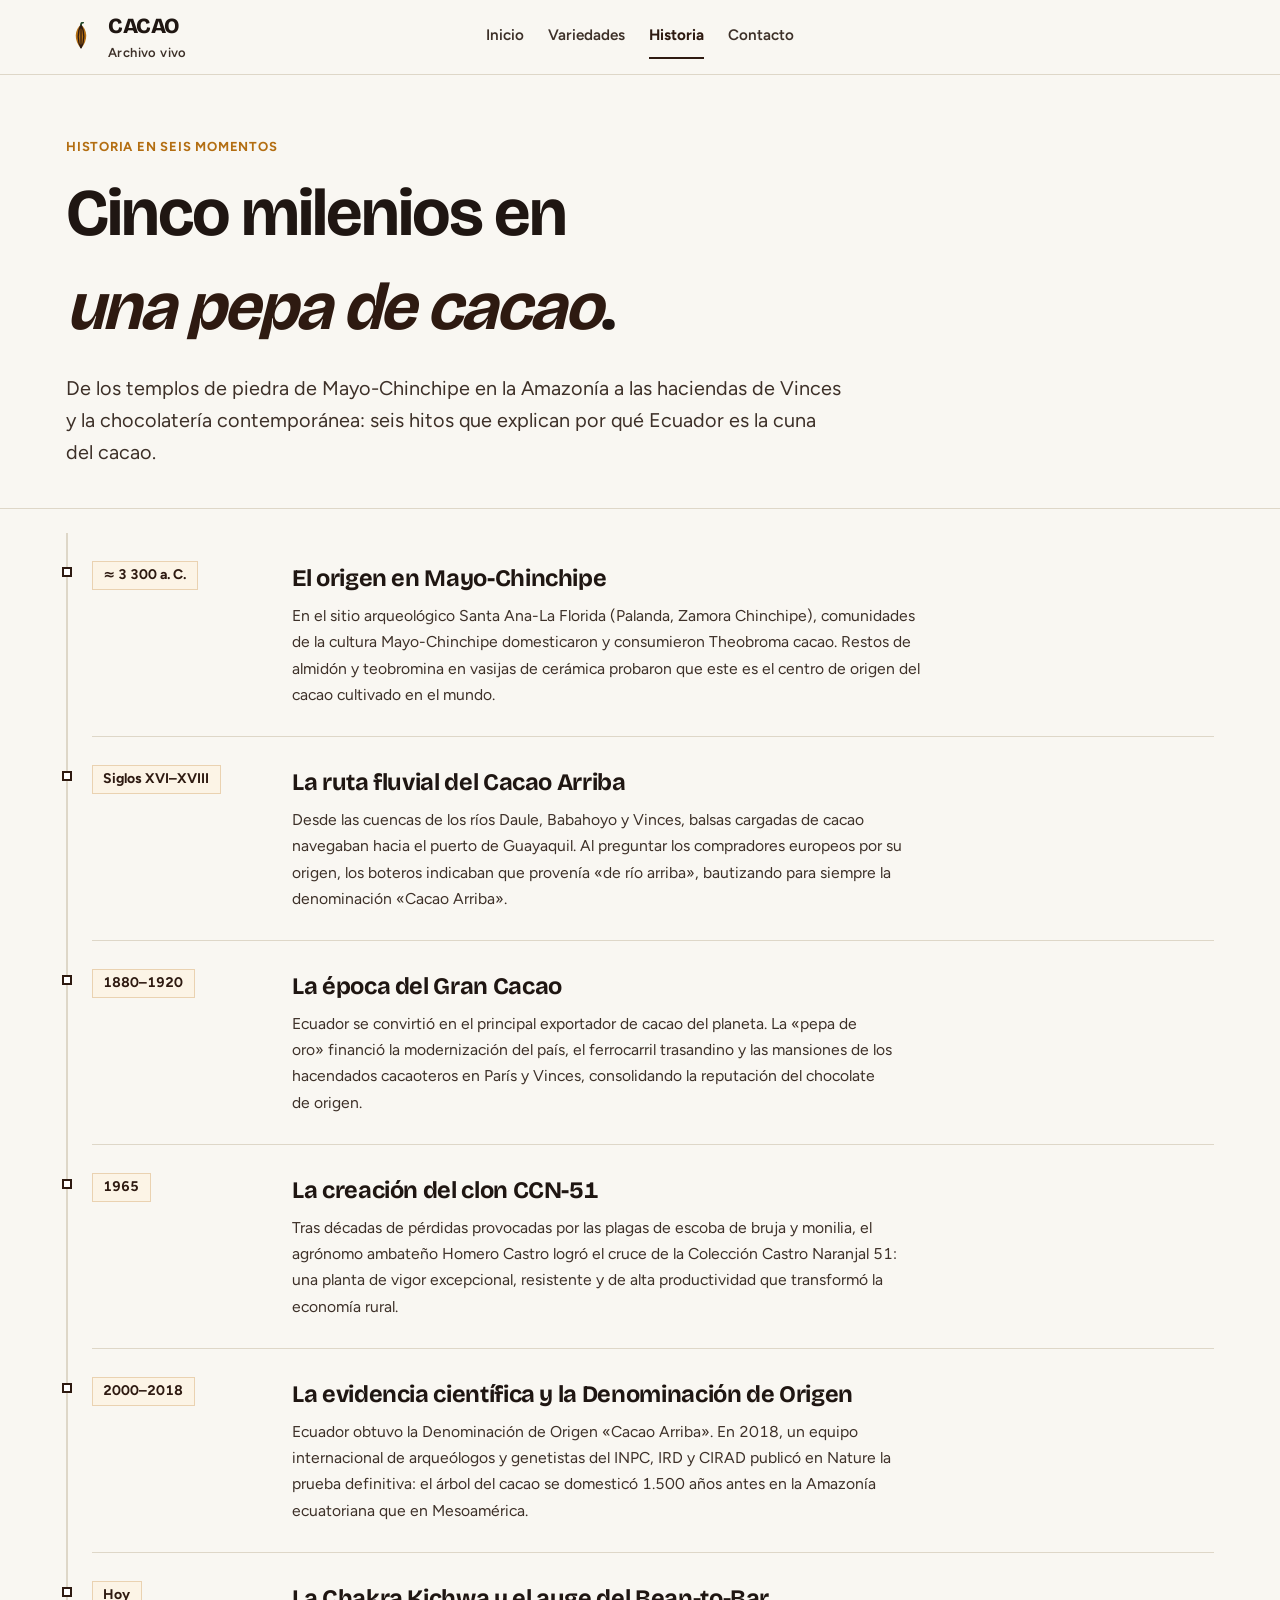
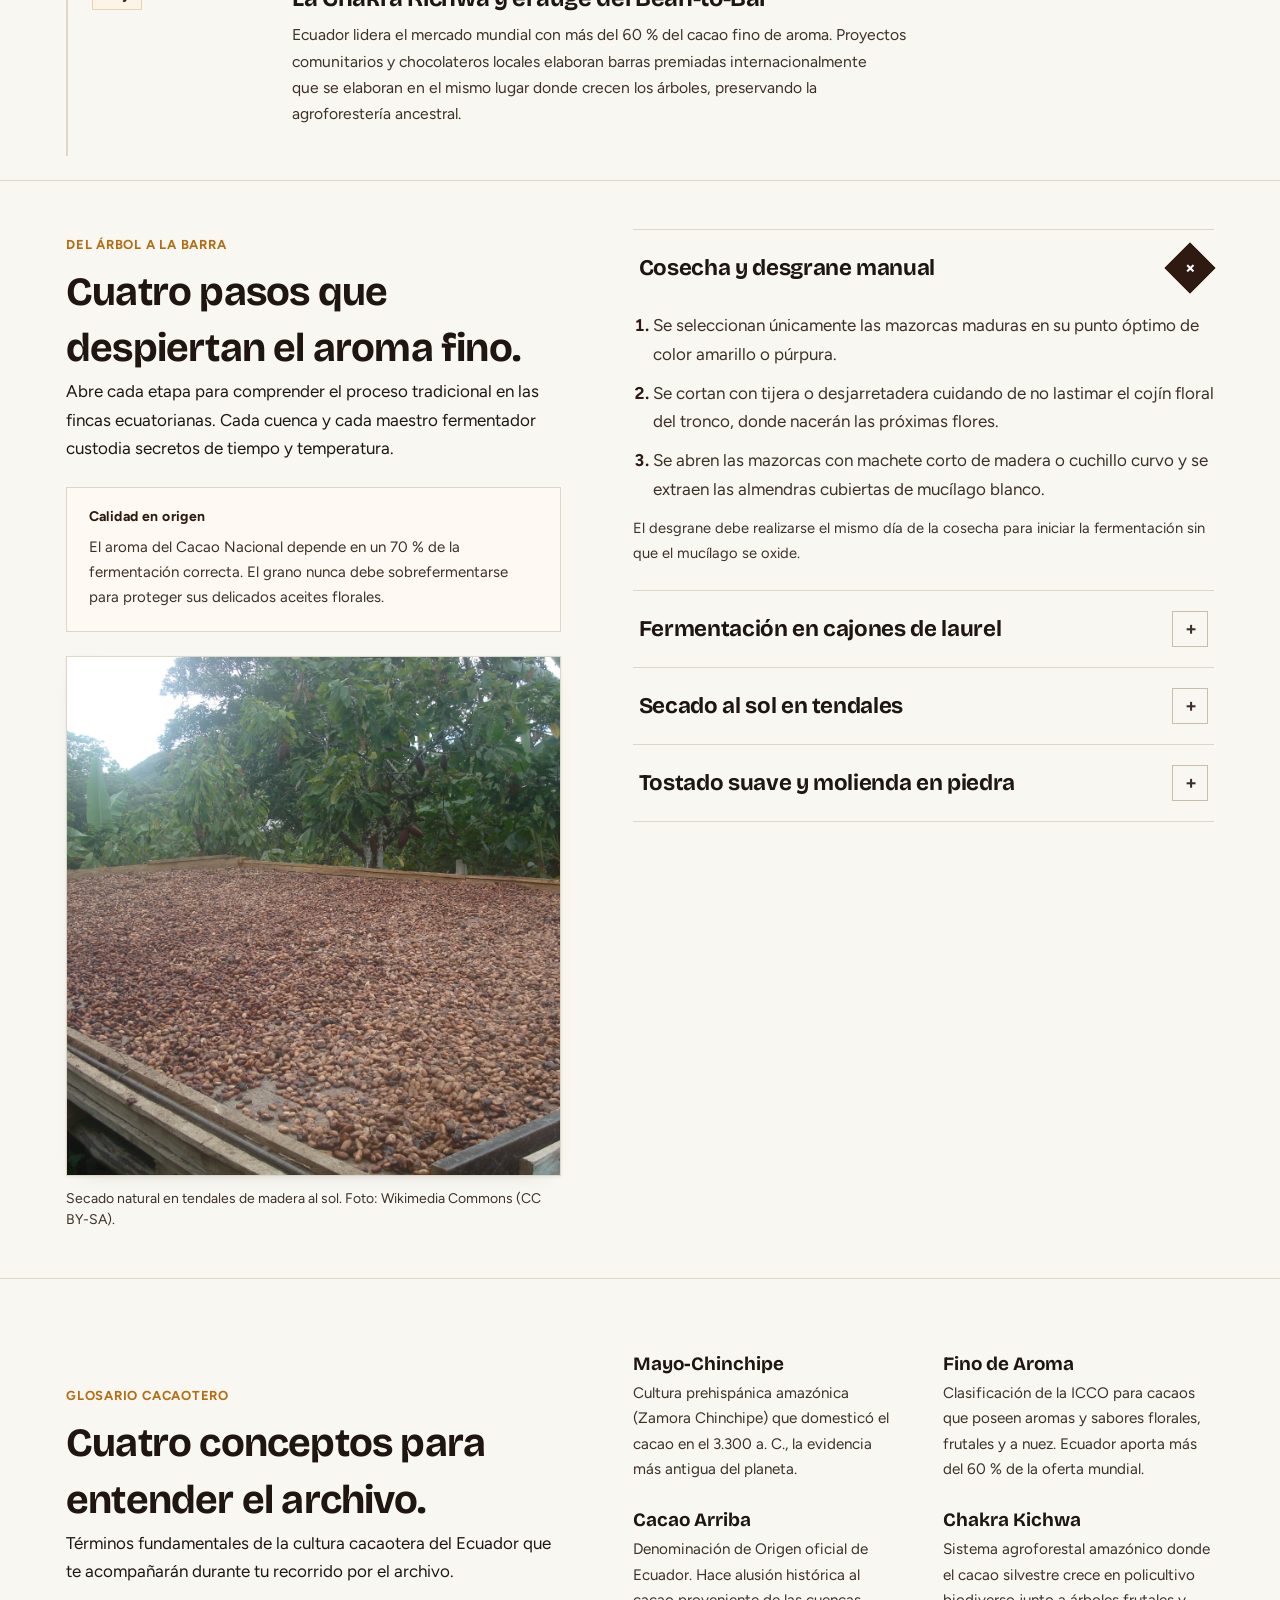
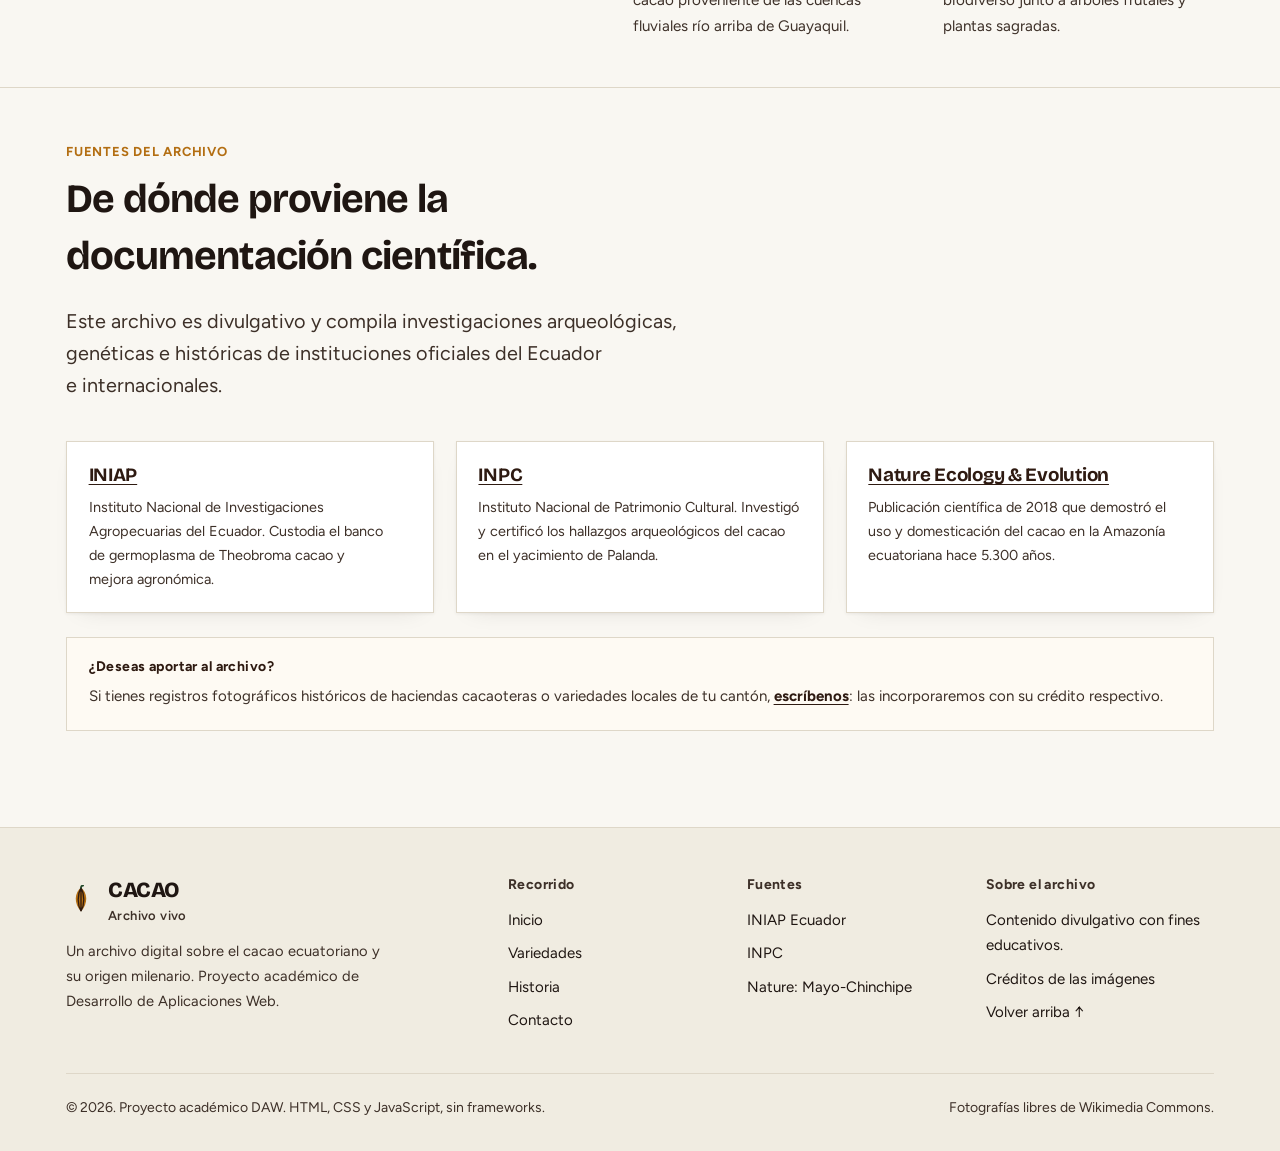
<file: historia.html>
<!DOCTYPE html>
<html lang="es">
<head>
  <meta charset="utf-8">
  <meta name="viewport" content="width=device-width, initial-scale=1">
  <title>Historia del cacao · CACAO, archivo vivo de Ecuador</title>
  <meta name="description" content="5.300 años de historia del cacao ecuatoriano: Mayo-Chinchipe, la ruta fluvial del Cacao Arriba, el auge del Gran Cacao y la preservación del Fino de Aroma.">
  <meta name="theme-color" content="#f9f7f2">
  <link rel="icon" href="assets/img/favicon.svg" type="image/svg+xml">
  <link rel="preconnect" href="https://fonts.googleapis.com">
  <link rel="preconnect" href="https://fonts.gstatic.com" crossorigin>
  <link href="https://fonts.googleapis.com/css2?family=Bricolage+Grotesque:opsz,wght@12..96,400..800&family=Figtree:wght@400..700&display=swap" rel="stylesheet">
  <link rel="stylesheet" href="css/styles.css">
</head>
<body>
  <a class="skip-link" href="#contenido">Saltar al contenido</a>

  <header class="site-header">
    <div class="wrap site-header__inner">
      <a class="brand" href="index.html">
        <svg class="brand__mark" viewBox="0 0 28 28" aria-hidden="true" focusable="false">
          <path d="M14 2.5 C8 7, 7 17, 14 24.5 C21 17, 20 7, 14 2.5 Z" fill="var(--gold)"/>
          <path d="M14 2.5 C10.5 9, 10.5 18, 14 24.5 M14 2.5 C17.5 9, 17.5 18, 14 24.5 M14 2.5 L14 24.5" fill="none" stroke="var(--brand)" stroke-width="1.2"/>
          <path d="M14 2.5 C14 1, 15 0.5, 16 0.5" fill="none" stroke="var(--leaf, #214728)" stroke-width="1.6" stroke-linecap="round"/>
        </svg>
        <span class="brand__text"><span class="brand__name">CACAO</span><span class="brand__sub">Archivo vivo</span></span>
      </a>

      <nav class="site-nav" id="site-nav" aria-label="Navegación principal">
        <ul>
          <li><a href="index.html">Inicio</a></li>
          <li><a href="razas.html">Variedades</a></li>
          <li><a href="historia.html" aria-current="page">Historia</a></li>
          <li><a href="contacto.html">Contacto</a></li>
        </ul>
      </nav>

      <div class="header-tools">
        <button class="icon-btn menu-toggle" id="menu-toggle" type="button" aria-expanded="false" aria-controls="site-nav" aria-label="Abrir menú">
          <svg class="icon-menu" viewBox="0 0 24 24" aria-hidden="true" focusable="false"><path d="M4 7h16M4 12h16M4 17h16" fill="none" stroke="currentColor" stroke-width="1.8" stroke-linecap="round"/></svg>
          <svg class="icon-close" viewBox="0 0 24 24" aria-hidden="true" focusable="false"><path d="M6 6l12 12M18 6 6 18" fill="none" stroke="currentColor" stroke-width="1.8" stroke-linecap="round"/></svg>
        </button>
      </div>
    </div>
  </header>

  <main id="contenido" tabindex="-1">
    <section class="page-intro">
      <div class="wrap">
        <p class="eyebrow">Historia en seis momentos</p>
        <h1>Cinco milenios en <em>una pepa de cacao</em>.</h1>
        <p class="lede">De los templos de piedra de Mayo-Chinchipe en la Amazonía a las haciendas de Vinces y la chocolatería contemporánea: seis hitos que explican por qué Ecuador es la cuna del cacao.</p>
      </div>
    </section>

    <section class="section section--tight" aria-labelledby="linea-title">
      <div class="wrap">
        <h2 id="linea-title" class="visually-hidden">Línea de tiempo del cacao ecuatoriano</h2>
        <ol class="timeline">
          <li class="timeline__item reveal">
            <div class="timeline__year"><time datetime="-3300">≈ 3 300 a. C.</time></div>
            <div class="timeline__content">
              <h3>El origen en Mayo-Chinchipe</h3>
              <p>En el sitio arqueológico Santa Ana-La Florida (Palanda, Zamora Chinchipe), comunidades de la cultura Mayo-Chinchipe domesticaron y consumieron Theobroma cacao. Restos de almidón y teobromina en vasijas de cerámica probaron que este es el centro de origen del cacao cultivado en el mundo.</p>
            </div>
          </li>
          <li class="timeline__item reveal">
            <div class="timeline__year"><time datetime="1600">Siglos XVI–XVIII</time></div>
            <div class="timeline__content">
              <h3>La ruta fluvial del Cacao Arriba</h3>
              <p>Desde las cuencas de los ríos Daule, Babahoyo y Vinces, balsas cargadas de cacao navegaban hacia el puerto de Guayaquil. Al preguntar los compradores europeos por su origen, los boteros indicaban que provenía «de río arriba», bautizando para siempre la denominación «Cacao Arriba».</p>
            </div>
          </li>
          <li class="timeline__item reveal">
            <div class="timeline__year"><time datetime="1880">1880–1920</time></div>
            <div class="timeline__content">
              <h3>La época del Gran Cacao</h3>
              <p>Ecuador se convirtió en el principal exportador de cacao del planeta. La «pepa de oro» financió la modernización del país, el ferrocarril trasandino y las mansiones de los hacendados cacaoteros en París y Vinces, consolidando la reputación del chocolate de origen.</p>
            </div>
          </li>
          <li class="timeline__item reveal">
            <div class="timeline__year"><time datetime="1965">1965</time></div>
            <div class="timeline__content">
              <h3>La creación del clon CCN-51</h3>
              <p>Tras décadas de pérdidas provocadas por las plagas de escoba de bruja y monilia, el agrónomo ambateño Homero Castro logró el cruce de la Colección Castro Naranjal 51: una planta de vigor excepcional, resistente y de alta productividad que transformó la economía rural.</p>
            </div>
          </li>
          <li class="timeline__item reveal">
            <div class="timeline__year"><time datetime="2018">2000–2018</time></div>
            <div class="timeline__content">
              <h3>La evidencia científica y la Denominación de Origen</h3>
              <p>Ecuador obtuvo la Denominación de Origen «Cacao Arriba». En 2018, un equipo internacional de arqueólogos y genetistas del INPC, IRD y CIRAD publicó en Nature la prueba definitiva: el árbol del cacao se domesticó 1.500 años antes en la Amazonía ecuatoriana que en Mesoamérica.</p>
            </div>
          </li>
          <li class="timeline__item reveal">
            <div class="timeline__year"><time datetime="2026">Hoy</time></div>
            <div class="timeline__content">
              <h3>La Chakra Kichwa y el auge del Bean-to-Bar</h3>
              <p>Ecuador lidera el mercado mundial con más del 60 % del cacao fino de aroma. Proyectos comunitarios y chocolateros locales elaboran barras premiadas internacionalmente que se elaboran en el mismo lugar donde crecen los árboles, preservando la agroforestería ancestral.</p>
            </div>
          </li>
        </ol>
      </div>
    </section>

    <section class="section section--line" aria-labelledby="procesos-title">
      <div class="wrap split split--top">
        <div class="reveal">
          <p class="eyebrow">Del árbol a la barra</p>
          <h2 id="procesos-title">Cuatro pasos que despiertan el aroma fino.</h2>
          <p class="measure">Abre cada etapa para comprender el proceso tradicional en las fincas ecuatorianas. Cada cuenca y cada maestro fermentador custodia secretos de tiempo y temperatura.</p>
          <div class="callout">
            <strong>Calidad en origen</strong>
            <p>El aroma del Cacao Nacional depende en un 70 % de la fermentación correcta. El grano nunca debe sobrefermentarse para proteger sus delicados aceites florales.</p>
          </div>
          <figure class="figure figure--tall">
            <div class="media">
              <img src="assets/img/fotos/tendal.webp" alt="Tendales de madera con granos de cacao secándose bajo el sol ecuatoriano." width="360" height="694" loading="lazy">
            </div>
            <figcaption>Secado natural en tendales de madera al sol. Foto: Wikimedia Commons (CC BY-SA).</figcaption>
          </figure>
        </div>

        <div class="acc reveal" style="--delay: 100ms;" id="procesos">
          <div class="acc__item">
            <h3 class="acc__heading">
              <button class="acc__trigger" type="button" aria-expanded="true" aria-controls="acc-1" id="acc-btn-1">
                Cosecha y desgrane manual <span class="acc__icon" aria-hidden="true">+</span>
              </button>
            </h3>
            <div class="acc__panel is-open" id="acc-1" role="region" aria-labelledby="acc-btn-1">
              <div class="acc__inner">
                <ol>
                  <li>Se seleccionan únicamente las mazorcas maduras en su punto óptimo de color amarillo o púrpura.</li>
                  <li>Se cortan con tijera o desjarretadera cuidando de no lastimar el cojín floral del tronco, donde nacerán las próximas flores.</li>
                  <li>Se abren las mazorcas con machete corto de madera o cuchillo curvo y se extraen las almendras cubiertas de mucílago blanco.</li>
                </ol>
                <p>El desgrane debe realizarse el mismo día de la cosecha para iniciar la fermentación sin que el mucílago se oxide.</p>
              </div>
            </div>
          </div>

          <div class="acc__item">
            <h3 class="acc__heading">
              <button class="acc__trigger" type="button" aria-expanded="false" aria-controls="acc-2" id="acc-btn-2">
                Fermentación en cajones de laurel <span class="acc__icon" aria-hidden="true">+</span>
              </button>
            </h3>
            <div class="acc__panel" id="acc-2" role="region" aria-labelledby="acc-btn-2">
              <div class="acc__inner">
                <ol>
                  <li>Las semillas con mucílago se colocan en cajones escalonados de madera nativa (laurel o cedro) con perforaciones en la base.</li>
                  <li>La pulpa dulce fermenta espontáneamente gracias a levaduras naturales, elevando la temperatura hasta 48 °C–50 °C.</li>
                  <li>Se realizan volteos cada 24 horas durante 3 a 5 días para oxigenar la masa y desarrollar los precursores aromáticos.</li>
                </ol>
                <p>En esta etapa nacen las notas a jazmín, ciruela y madera que caracterizan al Fino de Aroma ecuatoriano.</p>
              </div>
            </div>
          </div>

          <div class="acc__item">
            <h3 class="acc__heading">
              <button class="acc__trigger" type="button" aria-expanded="false" aria-controls="acc-3" id="acc-btn-3">
                Secado al sol en tendales <span class="acc__icon" aria-hidden="true">+</span>
              </button>
            </h3>
            <div class="acc__panel" id="acc-3" role="region" aria-labelledby="acc-btn-3">
              <div class="acc__inner">
                <ol>
                  <li>Las pepas húmedas se extienden en capas delgadas sobre tendales de madera de balsa o caña picada.</li>
                  <li>Se remueven continuamente con rastrillos de madera para lograr un secado homogéneo bajo el sol ecuatorial.</li>
                  <li>El proceso dura entre 5 y 8 días hasta que la humedad interna desciende del 60 % a un nivel seguro del 7 %.</li>
                </ol>
                <p>El secado natural permite que los ácidos volátiles se evaporen, suavizando la acidez natural del cacao.</p>
              </div>
            </div>
          </div>

          <div class="acc__item">
            <h3 class="acc__heading">
              <button class="acc__trigger" type="button" aria-expanded="false" aria-controls="acc-4" id="acc-btn-4">
                Tostado suave y molienda en piedra <span class="acc__icon" aria-hidden="true">+</span>
              </button>
            </h3>
            <div class="acc__panel" id="acc-4" role="region" aria-labelledby="acc-btn-4">
              <div class="acc__inner">
                <ol>
                  <li>Los granos limpios se tuestan a baja temperatura (115 °C a 125 °C) para no quemar las notas florales sutiles.</li>
                  <li>Se descascarillan para separar el grano puro (nibs) de la cáscara externa.</li>
                  <li>Se muelen en molinos de piedra durante 24 a 72 horas hasta obtener una pasta sedosa donde la manteca natural fluye libremente.</li>
                </ol>
                <p>La pasta resultante es 100 % cacao puro de origen, base de las barras finas y del chocolate tradicional.</p>
              </div>
            </div>
          </div>
        </div>
      </div>
    </section>

    <section class="section section--line" aria-labelledby="glosario-title">
      <div class="wrap split">
        <div class="reveal">
          <p class="eyebrow">Glosario cacaotero</p>
          <h2 id="glosario-title">Cuatro conceptos para entender el archivo.</h2>
          <p class="measure">Términos fundamentales de la cultura cacaotera del Ecuador que te acompañarán durante tu recorrido por el archivo.</p>
        </div>
        <dl class="glossary reveal" style="--delay: 100ms;">
          <div><dt>Mayo-Chinchipe</dt><dd>Cultura prehispánica amazónica (Zamora Chinchipe) que domesticó el cacao en el 3.300 a. C., la evidencia más antigua del planeta.</dd></div>
          <div><dt>Fino de Aroma</dt><dd>Clasificación de la ICCO para cacaos que poseen aromas y sabores florales, frutales y a nuez. Ecuador aporta más del 60 % de la oferta mundial.</dd></div>
          <div><dt>Cacao Arriba</dt><dd>Denominación de Origen oficial de Ecuador. Hace alusión histórica al cacao proveniente de las cuencas fluviales río arriba de Guayaquil.</dd></div>
          <div><dt>Chakra Kichwa</dt><dd>Sistema agroforestal amazónico donde el cacao silvestre crece en policultivo biodiverso junto a árboles frutales y plantas sagradas.</dd></div>
        </dl>
      </div>
    </section>

    <section class="section section--line" aria-labelledby="fuentes-title">
      <div class="wrap">
        <div class="section-head reveal">
          <div>
            <p class="eyebrow">Fuentes del archivo</p>
            <h2 id="fuentes-title">De dónde proviene la documentación científica.</h2>
          </div>
          <p class="lede">Este archivo es divulgativo y compila investigaciones arqueológicas, genéticas e históricas de instituciones oficiales del Ecuador e internacionales.</p>
        </div>

        <div class="sources reveal">
          <article class="source">
            <h3><a href="https://www.iniap.gob.ec/" rel="noopener" target="_blank">INIAP</a></h3>
            <p>Instituto Nacional de Investigaciones Agropecuarias del Ecuador. Custodia el banco de germoplasma de Theobroma cacao y mejora agronómica.</p>
          </article>
          <article class="source">
            <h3><a href="https://www.patrimoniocultural.gob.ec/" rel="noopener" target="_blank">INPC</a></h3>
            <p>Instituto Nacional de Patrimonio Cultural. Investigó y certificó los hallazgos arqueológicos del cacao en el yacimiento de Palanda.</p>
          </article>
          <article class="source">
            <h3><a href="https://www.nature.com/articles/s41559-018-0697-4" rel="noopener" target="_blank">Nature Ecology &amp; Evolution</a></h3>
            <p>Publicación científica de 2018 que demostró el uso y domesticación del cacao en la Amazonía ecuatoriana hace 5.300 años.</p>
          </article>
        </div>

        <div class="callout reveal">
          <strong>¿Deseas aportar al archivo?</strong>
          <p>Si tienes registros fotográficos históricos de haciendas cacaoteras o variedades locales de tu cantón, <a href="contacto.html">escríbenos</a>: las incorporaremos con su crédito respectivo.</p>
        </div>
      </div>
    </section>
  </main>

  <footer class="site-footer">
    <div class="wrap">
      <div class="footer-grid">
        <div class="footer-brand">
          <a class="brand" href="index.html">
            <svg class="brand__mark" viewBox="0 0 28 28" aria-hidden="true" focusable="false">
              <path d="M14 2.5 C8 7, 7 17, 14 24.5 C21 17, 20 7, 14 2.5 Z" fill="var(--gold)"/>
              <path d="M14 2.5 C10.5 9, 10.5 18, 14 24.5 M14 2.5 C17.5 9, 17.5 18, 14 24.5 M14 2.5 L14 24.5" fill="none" stroke="var(--brand)" stroke-width="1.2"/>
              <path d="M14 2.5 C14 1, 15 0.5, 16 0.5" fill="none" stroke="var(--leaf, #214728)" stroke-width="1.6" stroke-linecap="round"/>
            </svg>
            <span class="brand__text"><span class="brand__name">CACAO</span><span class="brand__sub">Archivo vivo</span></span>
          </a>
          <p>Un archivo digital sobre el cacao ecuatoriano y su origen milenario. Proyecto académico de Desarrollo de Aplicaciones Web.</p>
        </div>

        <nav class="footer" aria-label="Recorrido del archivo">
          <h2>Recorrido</h2>
          <ul>
            <li><a href="index.html">Inicio</a></li>
            <li><a href="razas.html">Variedades</a></li>
            <li><a href="historia.html">Historia</a></li>
            <li><a href="contacto.html">Contacto</a></li>
          </ul>
        </nav>

        <div class="footer">
          <h2>Fuentes</h2>
          <ul>
            <li><a href="https://www.iniap.gob.ec/" rel="noopener" target="_blank">INIAP Ecuador</a></li>
            <li><a href="https://www.patrimoniocultural.gob.ec/" rel="noopener" target="_blank">INPC</a></li>
            <li><a href="https://www.nature.com/articles/s41559-018-0697-4" rel="noopener" target="_blank">Nature: Mayo-Chinchipe</a></li>
          </ul>
        </div>

        <div class="footer">
          <h2>Sobre el archivo</h2>
          <ul>
            <li>Contenido divulgativo con fines educativos.</li>
            <li><a href="creditos.html">Créditos de las imágenes</a></li>
            <li><a href="#contenido">Volver arriba ↑</a></li>
          </ul>
        </div>
      </div>

      <div class="footer-bottom">
        <p>© 2026. Proyecto académico DAW. HTML, CSS y JavaScript, sin frameworks.</p>
        <p>Fotografías libres de Wikimedia Commons.</p>
      </div>
    </div>
  </footer>

  <script src="js/main.js" defer></script>
</body>
</html>
</file>
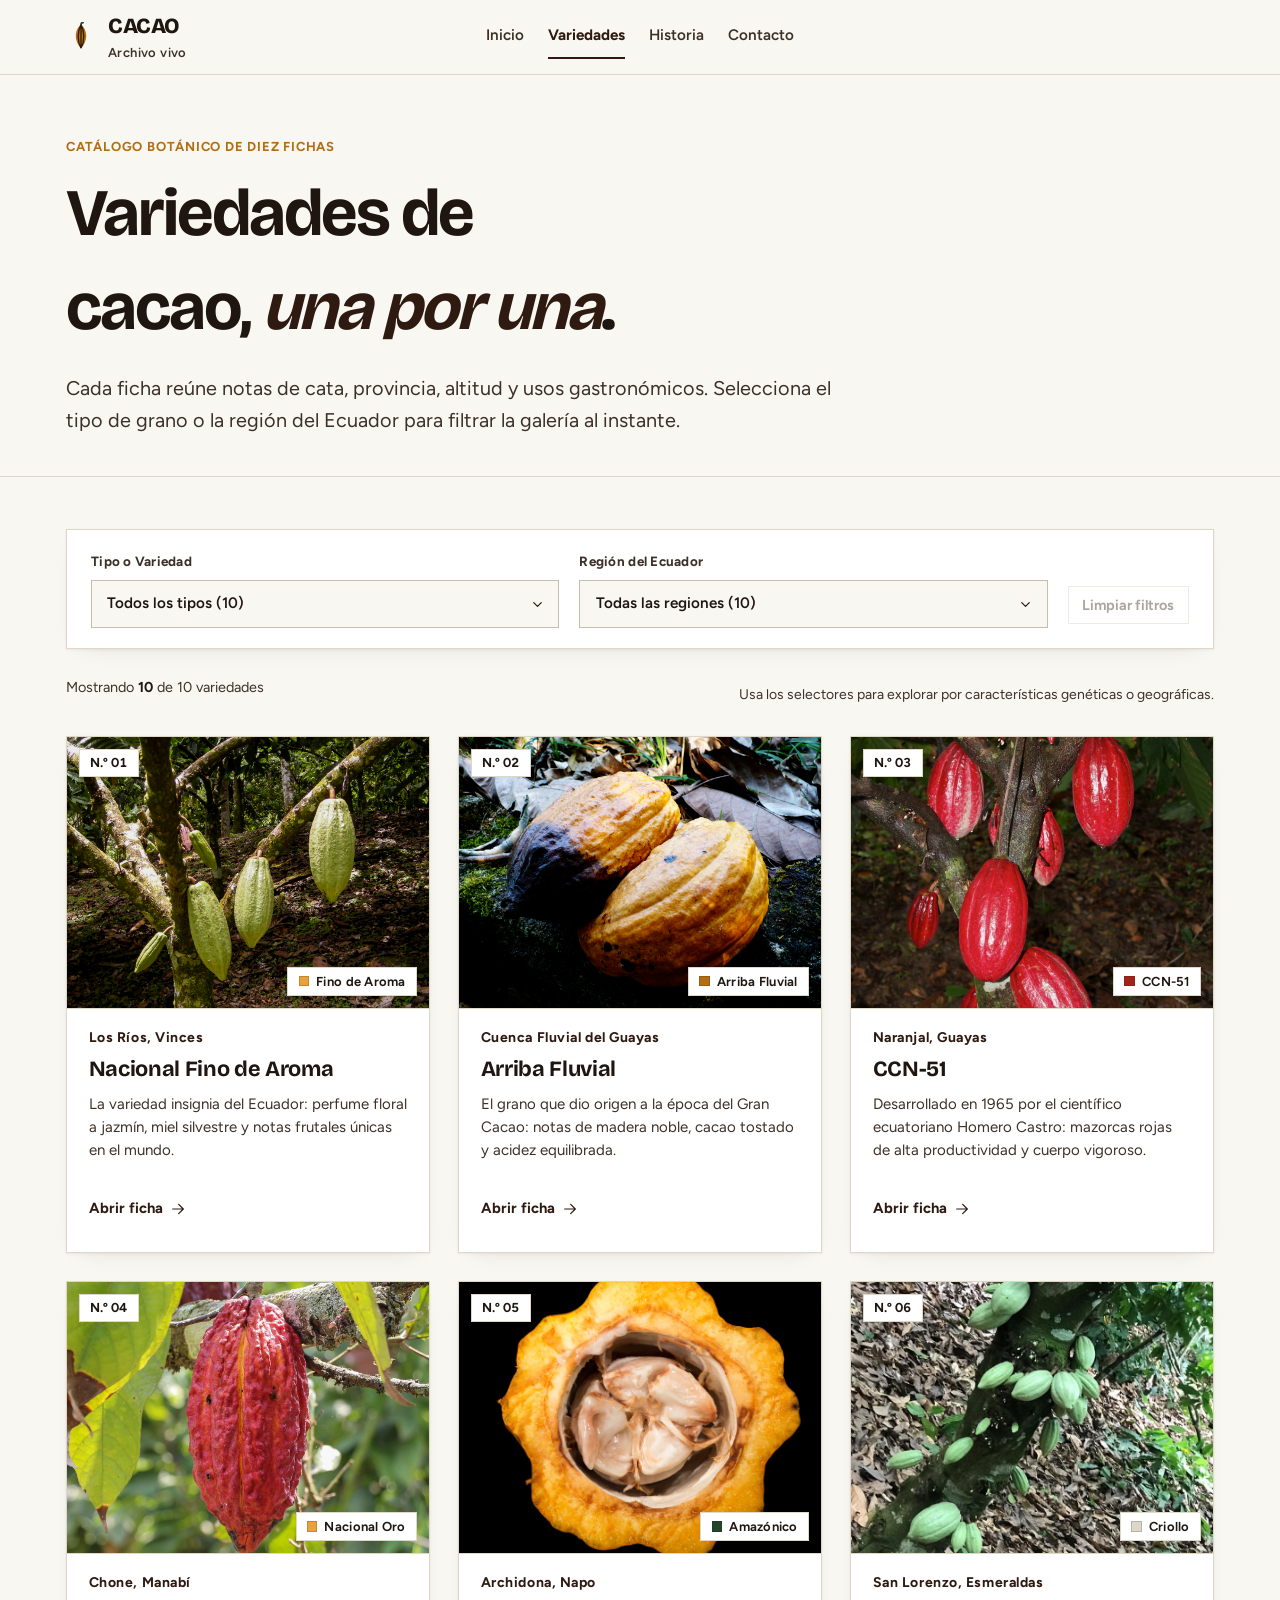
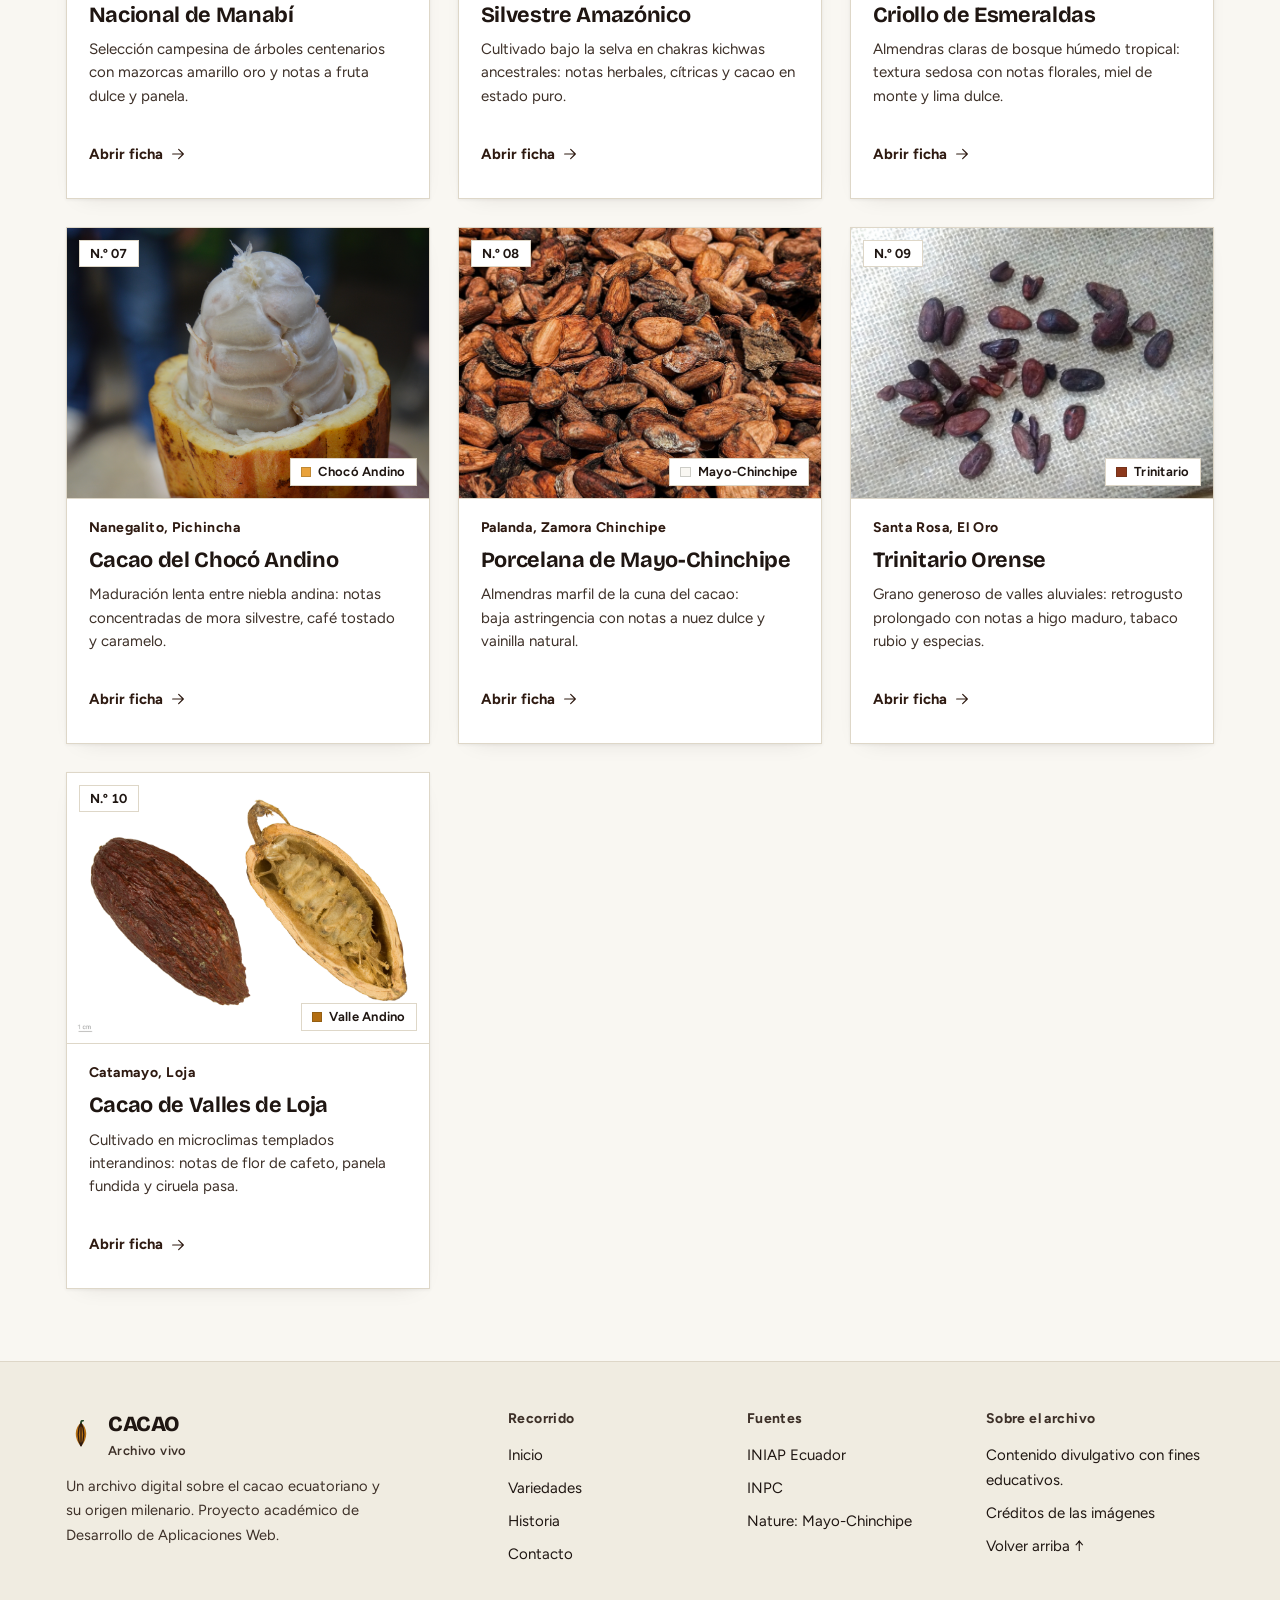
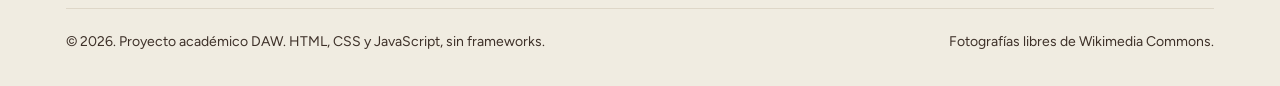
<file: razas.html>
<!DOCTYPE html>
<html lang="es">
<head>
  <meta charset="utf-8">
  <meta name="viewport" content="width=device-width, initial-scale=1">
  <title>Variedades de cacao · CACAO, archivo vivo de Ecuador</title>
  <meta name="description" content="Diez fichas de variedades de cacao ecuatoriano: notas organolépticas, provincia, altitud y usos. Filtra por tipo o territorio y abre cada ficha.">
  <meta name="theme-color" content="#f9f7f2">
  <link rel="icon" href="assets/img/favicon.svg" type="image/svg+xml">
  <link rel="preconnect" href="https://fonts.googleapis.com">
  <link rel="preconnect" href="https://fonts.gstatic.com" crossorigin>
  <link href="https://fonts.googleapis.com/css2?family=Bricolage+Grotesque:opsz,wght@12..96,400..800&family=Figtree:wght@400..700&display=swap" rel="stylesheet">
  <link rel="stylesheet" href="css/styles.css">
</head>
<body>
  <a class="skip-link" href="#contenido">Saltar al contenido</a>

  <header class="site-header">
    <div class="wrap site-header__inner">
      <a class="brand" href="index.html">
        <svg class="brand__mark" viewBox="0 0 28 28" aria-hidden="true" focusable="false">
          <path d="M14 2.5 C8 7, 7 17, 14 24.5 C21 17, 20 7, 14 2.5 Z" fill="var(--gold)"/>
          <path d="M14 2.5 C10.5 9, 10.5 18, 14 24.5 M14 2.5 C17.5 9, 17.5 18, 14 24.5 M14 2.5 L14 24.5" fill="none" stroke="var(--brand)" stroke-width="1.2"/>
          <path d="M14 2.5 C14 1, 15 0.5, 16 0.5" fill="none" stroke="var(--leaf, #214728)" stroke-width="1.6" stroke-linecap="round"/>
        </svg>
        <span class="brand__text"><span class="brand__name">CACAO</span><span class="brand__sub">Archivo vivo</span></span>
      </a>

      <nav class="site-nav" id="site-nav" aria-label="Navegación principal">
        <ul>
          <li><a href="index.html">Inicio</a></li>
          <li><a href="razas.html" aria-current="page">Variedades</a></li>
          <li><a href="historia.html">Historia</a></li>
          <li><a href="contacto.html">Contacto</a></li>
        </ul>
      </nav>

      <div class="header-tools">
        <button class="icon-btn menu-toggle" id="menu-toggle" type="button" aria-expanded="false" aria-controls="site-nav" aria-label="Abrir menú">
          <svg class="icon-menu" viewBox="0 0 24 24" aria-hidden="true" focusable="false"><path d="M4 7h16M4 12h16M4 17h16" fill="none" stroke="currentColor" stroke-width="1.8" stroke-linecap="round"/></svg>
          <svg class="icon-close" viewBox="0 0 24 24" aria-hidden="true" focusable="false"><path d="M6 6l12 12M18 6 6 18" fill="none" stroke="currentColor" stroke-width="1.8" stroke-linecap="round"/></svg>
        </button>
      </div>
    </div>
  </header>

  <main id="contenido" tabindex="-1">
    <section class="page-intro">
      <div class="wrap">
        <p class="eyebrow">Catálogo botánico de diez fichas</p>
        <h1>Variedades de cacao, <em>una por una</em>.</h1>
        <p class="lede">Cada ficha reúne notas de cata, provincia, altitud y usos gastronómicos. Selecciona el tipo de grano o la región del Ecuador para filtrar la galería al instante.</p>
      </div>
    </section>

    <section class="section section--tight" aria-labelledby="galeria-title">
      <div class="wrap">
        <h2 id="galeria-title" class="visually-hidden">Galería de variedades de cacao</h2>

        <!-- Barra de filtros con selectores -->
        <div class="filters-bar reveal">
          <div class="filter-field">
            <label for="filter-tipo">Tipo o Variedad</label>
            <select class="filter-select" id="filter-tipo">
              <option value="todos">Todos los tipos (10)</option>
              <option value="nacional">Nacional Fino de Aroma (4)</option>
              <option value="arriba">Arriba Fluvial (2)</option>
              <option value="ccn51">CCN-51 / Clon Productivo (1)</option>
              <option value="criollo">Criollo Ancestral (1)</option>
              <option value="amazonico">Silvestre Amazónico (1)</option>
              <option value="trinitario">Trinitario / Híbrido (1)</option>
            </select>
          </div>

          <div class="filter-field">
            <label for="filter-region">Región del Ecuador</label>
            <select class="filter-select" id="filter-region">
              <option value="todas">Todas las regiones (10)</option>
              <option value="costa">Costa / Litoral (5)</option>
              <option value="amazonia">Amazonía / Oriente (3)</option>
              <option value="sierra">Sierra y Valles (2)</option>
            </select>
          </div>

          <div class="filters-bar__reset">
            <button class="link-reset" id="clear-filters" type="button" disabled>Limpiar filtros</button>
          </div>
        </div>

        <div class="filters__status-row">
          <p id="result-count" role="status" aria-live="polite">Mostrando <strong>10</strong> de 10 variedades</p>
          <p class="filter-help">Usa los selectores para explorar por características genéticas o geográficas.</p>
        </div>

        <ul class="races-grid" id="races-grid">
          <li>
            <article class="race-card" id="nacional" data-tipo="nacional" data-tipo-label="Nacional Fino de Aroma" data-region="costa" data-region-label="Los Ríos, Vinces, Ecuador" data-alt="10–250 m" data-uses="Chocolate fino 70–85%, nibs de cata, licor de cacao" data-desc="El grano insignia del Ecuador. Reconocido internacionalmente por su perfil organoléptico complejo con perfume floral a jazmín, azahar y frutas secas." data-fact="Vinces fue apodado «París Chiquito» a fines del siglo XIX por las familias cacaoteras que viajaban a Francia durante el auge." data-img="assets/img/fotos/nacional.webp" data-img-alt="Mazorcas doradas de Cacao Nacional Fino de Aroma.">
              <div class="race-card__media">
                <span class="race-card__no" aria-hidden="true">N.º 01</span>
                <img class="race-card__img" src="assets/img/fotos/nacional.webp" alt="Mazorcas doradas de Cacao Nacional Fino de Aroma." width="900" height="675" loading="lazy">
                <span class="race-card__color"><span class="dot" style="--c:#e9a23b;"></span>Fino de Aroma</span>
              </div>
              <div class="race-card__body">
                <p class="race-card__kicker">Los Ríos, Vinces</p>
                <h3 class="race-card__title">Nacional Fino de Aroma</h3>
                <p class="race-card__note">La variedad insignia del Ecuador: perfume floral a jazmín, miel silvestre y notas frutales únicas en el mundo.</p>
                <div class="race-card__foot"><button class="race-card__btn" type="button" data-open-race="nacional" aria-haspopup="dialog">Abrir ficha <svg viewBox="0 0 24 24" aria-hidden="true" focusable="false"><path d="M4 12h15M13 5l7 7-7 7" fill="none" stroke="currentColor" stroke-width="1.8" stroke-linecap="round" stroke-linejoin="round"/></svg></button></div>
              </div>
            </article>
          </li>

          <li>
            <article class="race-card" id="arriba" data-tipo="arriba" data-tipo-label="Arriba Fluvial" data-region="costa" data-region-label="Guayas, Babahoyo y Daule, Ecuador" data-alt="0–300 m" data-uses="Coberturas de alta pastelería, bombones de origen" data-desc="Cacao histórico cosechado en las riberas fluviales del Guayas. Destaca por su acidez brillante, notas de madera noble y sutil toque de malta." data-fact="El nombre «Arriba» nació cuando los comerciantes europeos preguntaban el origen del cacao y los boteros decían «de río arriba de Guayaquil»." data-img="assets/img/fotos/arriba.webp" data-img-alt="Mazorcas maduras de Cacao Arriba Fluvial.">
              <div class="race-card__media">
                <span class="race-card__no" aria-hidden="true">N.º 02</span>
                <img class="race-card__img" src="assets/img/fotos/arriba.webp" alt="Mazorcas maduras de Cacao Arriba Fluvial." width="900" height="675" loading="lazy">
                <span class="race-card__color"><span class="dot" style="--c:#b36e12;"></span>Arriba Fluvial</span>
              </div>
              <div class="race-card__body">
                <p class="race-card__kicker">Cuenca Fluvial del Guayas</p>
                <h3 class="race-card__title">Arriba Fluvial</h3>
                <p class="race-card__note">El grano que dio origen a la época del Gran Cacao: notas de madera noble, cacao tostado y acidez equilibrada.</p>
                <div class="race-card__foot"><button class="race-card__btn" type="button" data-open-race="arriba" aria-haspopup="dialog">Abrir ficha <svg viewBox="0 0 24 24" aria-hidden="true" focusable="false"><path d="M4 12h15M13 5l7 7-7 7" fill="none" stroke="currentColor" stroke-width="1.8" stroke-linecap="round" stroke-linejoin="round"/></svg></button></div>
              </div>
            </article>
          </li>

          <li>
            <article class="race-card" id="ccn51" data-tipo="ccn51" data-tipo-label="CCN-51 Clon" data-region="costa" data-region-label="Naranjal, Guayas, Ecuador" data-alt="0–600 m" data-uses="Barras robustas, chocolatería industrial, mezclas" data-desc="Clon de alta productividad y resistencia desarrollado en 1965 por el científico ambateño Homero Castro. Con fermentación cuidada entrega notas a frutos secos y cacao franco." data-fact="Sus siglas corresponden a «Colección Castro Naranjal 51». Su productividad salvó a miles de familias de la quiebra tras plagas devastadoras." data-img="assets/img/fotos/ccn51.webp" data-img-alt="Mazorca rojiza alargada de cacao CCN-51.">
              <div class="race-card__media">
                <span class="race-card__no" aria-hidden="true">N.º 03</span>
                <img class="race-card__img" src="assets/img/fotos/ccn51.webp" alt="Mazorca rojiza alargada de cacao CCN-51." width="900" height="600" loading="lazy">
                <span class="race-card__color"><span class="dot" style="--c:#a3231b;"></span>CCN-51</span>
              </div>
              <div class="race-card__body">
                <p class="race-card__kicker">Naranjal, Guayas</p>
                <h3 class="race-card__title">CCN-51</h3>
                <p class="race-card__note">Desarrollado en 1965 por el científico ecuatoriano Homero Castro: mazorcas rojas de alta productividad y cuerpo vigoroso.</p>
                <div class="race-card__foot"><button class="race-card__btn" type="button" data-open-race="ccn51" aria-haspopup="dialog">Abrir ficha <svg viewBox="0 0 24 24" aria-hidden="true" focusable="false"><path d="M4 12h15M13 5l7 7-7 7" fill="none" stroke="currentColor" stroke-width="1.8" stroke-linecap="round" stroke-linejoin="round"/></svg></button></div>
              </div>
            </article>
          </li>

          <li>
            <article class="race-card" id="manabi" data-tipo="nacional" data-tipo-label="Nacional de Manabí" data-region="costa" data-region-label="Chone y Calceta, Manabí, Ecuador" data-alt="50–400 m" data-uses="Chocolate tradicional de taza, barras 65%, dulces manabitas" data-desc="Selección campesina de árboles centenarios con mazorcas amarillo oro. Ofrece sabores profundos a plátano maduro, panela y sutil cacao tostado." data-fact="En Chone existen fincas que preservan árboles de más de 80 años de edad que siguen produciendo frutos aromáticos." data-img="assets/img/fotos/mazorca-amarilla.webp" data-img-alt="Mazorca amarilla madura de Cacao Nacional de Manabí.">
              <div class="race-card__media">
                <span class="race-card__no" aria-hidden="true">N.º 04</span>
                <img class="race-card__img" src="assets/img/fotos/mazorca-amarilla.webp" alt="Mazorca amarilla madura de Cacao Nacional de Manabí." width="900" height="596" loading="lazy">
                <span class="race-card__color"><span class="dot" style="--c:#e9a23b;"></span>Nacional Oro</span>
              </div>
              <div class="race-card__body">
                <p class="race-card__kicker">Chone, Manabí</p>
                <h3 class="race-card__title">Nacional de Manabí</h3>
                <p class="race-card__note">Selección campesina de árboles centenarios con mazorcas amarillo oro y notas a fruta dulce y panela.</p>
                <div class="race-card__foot"><button class="race-card__btn" type="button" data-open-race="manabi" aria-haspopup="dialog">Abrir ficha <svg viewBox="0 0 24 24" aria-hidden="true" focusable="false"><path d="M4 12h15M13 5l7 7-7 7" fill="none" stroke="currentColor" stroke-width="1.8" stroke-linecap="round" stroke-linejoin="round"/></svg></button></div>
              </div>
            </article>
          </li>

          <li>
            <article class="race-card" id="amazonico" data-tipo="amazonico" data-tipo-label="Silvestre Amazónico" data-region="amazonia" data-region-label="Archidona, Napo, Amazonía" data-alt="250–800 m" data-uses="Chocolate silvestre orgánico, manteca virgen, bebidas ceremoniales" data-desc="Cultivado en chakras tradicionales kichwas bajo la sombra de la selva virgen. Presenta notas herbáceas, carambola silvestre y acidez cítrica refrescante." data-fact="El sistema de chakra kichwa del Napo fue reconocido por la FAO como Sistema Importante del Patrimonio Agrícola Mundial (SIPAM)." data-img="assets/img/fotos/abierto.webp" data-img-alt="Mazorca de cacao silvestre abierta mostrando mucílago fresco.">
              <div class="race-card__media">
                <span class="race-card__no" aria-hidden="true">N.º 05</span>
                <img class="race-card__img" src="assets/img/fotos/abierto.webp" alt="Mazorca de cacao silvestre abierta mostrando mucílago fresco." width="900" height="675" loading="lazy">
                <span class="race-card__color"><span class="dot" style="--c:#214728;"></span>Amazónico</span>
              </div>
              <div class="race-card__body">
                <p class="race-card__kicker">Archidona, Napo</p>
                <h3 class="race-card__title">Silvestre Amazónico</h3>
                <p class="race-card__note">Cultivado bajo la selva en chakras kichwas ancestrales: notas herbales, cítricas y cacao en estado puro.</p>
                <div class="race-card__foot"><button class="race-card__btn" type="button" data-open-race="amazonico" aria-haspopup="dialog">Abrir ficha <svg viewBox="0 0 24 24" aria-hidden="true" focusable="false"><path d="M4 12h15M13 5l7 7-7 7" fill="none" stroke="currentColor" stroke-width="1.8" stroke-linecap="round" stroke-linejoin="round"/></svg></button></div>
              </div>
            </article>
          </li>

          <li>
            <article class="race-card" id="esmeraldas" data-tipo="criollo" data-tipo-label="Criollo Ancestral" data-region="costa" data-region-label="San Lorenzo, Esmeraldas, Ecuador" data-alt="0–200 m" data-uses="Chocolate single-origin 70%, trufas artesanales" data-desc="Cacao de bosque lluvioso tropical con almendras de tonalidad clara y textura sedosa. Desarrolla aromas delicados a flor de azahar, miel de monte y lima dulce." data-fact="Las comunidades afroecuatorianas del río Cayapas conservan huertos familiares donde el cacao convive con árboles maderables gigantes." data-img="assets/img/fotos/arbol.webp" data-img-alt="Árbol de cacao en bosque húmedo de Esmeraldas.">
              <div class="race-card__media">
                <span class="race-card__no" aria-hidden="true">N.º 06</span>
                <img class="race-card__img" src="assets/img/fotos/arbol.webp" alt="Árbol de cacao en bosque húmedo de Esmeraldas." width="900" height="600" loading="lazy">
                <span class="race-card__color"><span class="dot" style="--c:#ded7c8;"></span>Criollo</span>
              </div>
              <div class="race-card__body">
                <p class="race-card__kicker">San Lorenzo, Esmeraldas</p>
                <h3 class="race-card__title">Criollo de Esmeraldas</h3>
                <p class="race-card__note">Almendras claras de bosque húmedo tropical: textura sedosa con notas florales, miel de monte y lima dulce.</p>
                <div class="race-card__foot"><button class="race-card__btn" type="button" data-open-race="esmeraldas" aria-haspopup="dialog">Abrir ficha <svg viewBox="0 0 24 24" aria-hidden="true" focusable="false"><path d="M4 12h15M13 5l7 7-7 7" fill="none" stroke="currentColor" stroke-width="1.8" stroke-linecap="round" stroke-linejoin="round"/></svg></button></div>
              </div>
            </article>
          </li>

          <li>
            <article class="race-card" id="choco" data-tipo="nacional" data-tipo-label="Nacional de Altura" data-region="sierra" data-region-label="Nanegalito, Chocó Andino, Pichincha" data-alt="800–1 300 m" data-uses="Barras de micro-lote, nibs tostados caramelizados" data-desc="Crece en el bosque nublado del Chocó Andino, donde la niebla y el frío relativo prolongan la maduración del fruto, concentrando azúcares y notas de mora silvestre y café suave." data-fact="La Reserva de Biósfera del Chocó Andino de Pichincha alberga microclimas ideales para cacaos de montaña únicos en Sudamérica." data-img="assets/img/fotos/cosecha.webp" data-img-alt="Cosecha de mazorcas de cacao fresco en el Chocó Andino.">
              <div class="race-card__media">
                <span class="race-card__no" aria-hidden="true">N.º 07</span>
                <img class="race-card__img" src="assets/img/fotos/cosecha.webp" alt="Cosecha de mazorcas de cacao fresco en el Chocó Andino." width="900" height="675" loading="lazy">
                <span class="race-card__color"><span class="dot" style="--c:#e9a23b;"></span>Chocó Andino</span>
              </div>
              <div class="race-card__body">
                <p class="race-card__kicker">Nanegalito, Pichincha</p>
                <h3 class="race-card__title">Cacao del Chocó Andino</h3>
                <p class="race-card__note">Maduración lenta entre niebla andina: notas concentradas de mora silvestre, café tostado y caramelo.</p>
                <div class="race-card__foot"><button class="race-card__btn" type="button" data-open-race="choco" aria-haspopup="dialog">Abrir ficha <svg viewBox="0 0 24 24" aria-hidden="true" focusable="false"><path d="M4 12h15M13 5l7 7-7 7" fill="none" stroke="currentColor" stroke-width="1.8" stroke-linecap="round" stroke-linejoin="round"/></svg></button></div>
              </div>
            </article>
          </li>

          <li>
            <article class="race-card" id="palanda" data-tipo="nacional" data-tipo-label="Porcelana Milenario" data-region="amazonia" data-region-label="Palanda, Zamora Chinchipe, Ecuador" data-alt="700–1 200 m" data-uses="Chocolatería de autor, barras de cata arqueológica" data-desc="Variedad de almendra marfil y baja astringencia, descendiente del cacao que la cultura Mayo-Chinchipe consumía hace 53 siglos en vasijas ceremoniales." data-fact="Pruebas de carbono-14 en el sitio arqueológico Santa Ana-La Florida confirmaron el uso del cacao en el 3.300 a. C." data-img="assets/img/fotos/granos.webp" data-img-alt="Granos secos fermentados de cacao de Palanda.">
              <div class="race-card__media">
                <span class="race-card__no" aria-hidden="true">N.º 08</span>
                <img class="race-card__img" src="assets/img/fotos/granos.webp" alt="Granos secos fermentados de cacao de Palanda." width="800" height="578" loading="lazy">
                <span class="race-card__color"><span class="dot" style="--c:#f9f7f2;"></span>Mayo-Chinchipe</span>
              </div>
              <div class="race-card__body">
                <p class="race-card__kicker">Palanda, Zamora Chinchipe</p>
                <h3 class="race-card__title">Porcelana de Mayo-Chinchipe</h3>
                <p class="race-card__note">Almendras marfil de la cuna del cacao: baja astringencia con notas a nuez dulce y vainilla natural.</p>
                <div class="race-card__foot"><button class="race-card__btn" type="button" data-open-race="palanda" aria-haspopup="dialog">Abrir ficha <svg viewBox="0 0 24 24" aria-hidden="true" focusable="false"><path d="M4 12h15M13 5l7 7-7 7" fill="none" stroke="currentColor" stroke-width="1.8" stroke-linecap="round" stroke-linejoin="round"/></svg></button></div>
              </div>
            </article>
          </li>

          <li>
            <article class="race-card" id="orense" data-tipo="trinitario" data-tipo-label="Trinitario Orense" data-region="costa" data-region-label="Santa Rosa y Arenillas, El Oro, Ecuador" data-alt="20–450 m" data-uses="Praliné, coberturas de repostería, barras especiadas" data-desc="Grano de gran tamaño adaptado a los valles costeros secos del sur. Despliega notas profundas de tabaco rubio, higo deshidratado y especias dulces." data-fact="Los suelos aluviales ricos en potasio de la cuenca baja orense aportan un retrogusto mineral muy apreciado por chocolateros suizos." data-img="assets/img/fotos/tostado.webp" data-img-alt="Granos tostados de Cacao Trinitario Orense.">
              <div class="race-card__media">
                <span class="race-card__no" aria-hidden="true">N.º 09</span>
                <img class="race-card__img" src="assets/img/fotos/tostado.webp" alt="Granos tostados de Cacao Trinitario Orense." width="900" height="600" loading="lazy">
                <span class="race-card__color"><span class="dot" style="--c:#8c381c;"></span>Trinitario</span>
              </div>
              <div class="race-card__body">
                <p class="race-card__kicker">Santa Rosa, El Oro</p>
                <h3 class="race-card__title">Trinitario Orense</h3>
                <p class="race-card__note">Grano generoso de valles aluviales: retrogusto prolongado con notas a higo maduro, tabaco rubio y especias.</p>
                <div class="race-card__foot"><button class="race-card__btn" type="button" data-open-race="orense" aria-haspopup="dialog">Abrir ficha <svg viewBox="0 0 24 24" aria-hidden="true" focusable="false"><path d="M4 12h15M13 5l7 7-7 7" fill="none" stroke="currentColor" stroke-width="1.8" stroke-linecap="round" stroke-linejoin="round"/></svg></button></div>
              </div>
            </article>
          </li>

          <li>
            <article class="race-card" id="loja" data-tipo="arriba" data-tipo-label="Arriba de Valles Interandinos" data-region="sierra" data-region-label="Catamayo y Malacatos, Loja, Ecuador" data-alt="900–1 600 m" data-uses="Pasta pura artesanal, chocolate caliente tradicional de taza" data-desc="Adaptado a los valles cálidos de la provincia de Loja, protegidos de los vientos fríos andinos. Aporta aromas acaramelados, flor de café y ciruela pasa." data-fact="En Loja las abuelas muelen tradicionalmente este grano en metates de piedra con panela y canela recién tostada." data-img="assets/img/fotos/botanico.webp" data-img-alt="Lámina botánica del Theobroma cacao de valles interandinos.">
              <div class="race-card__media">
                <span class="race-card__no" aria-hidden="true">N.º 10</span>
                <img class="race-card__img" src="assets/img/fotos/botanico.webp" alt="Lámina botánica del Theobroma cacao de valles interandinos." width="900" height="601" loading="lazy">
                <span class="race-card__color"><span class="dot" style="--c:#b36e12;"></span>Valle Andino</span>
              </div>
              <div class="race-card__body">
                <p class="race-card__kicker">Catamayo, Loja</p>
                <h3 class="race-card__title">Cacao de Valles de Loja</h3>
                <p class="race-card__note">Cultivado en microclimas templados interandinos: notas de flor de cafeto, panela fundida y ciruela pasa.</p>
                <div class="race-card__foot"><button class="race-card__btn" type="button" data-open-race="loja" aria-haspopup="dialog">Abrir ficha <svg viewBox="0 0 24 24" aria-hidden="true" focusable="false"><path d="M4 12h15M13 5l7 7-7 7" fill="none" stroke="currentColor" stroke-width="1.8" stroke-linecap="round" stroke-linejoin="round"/></svg></button></div>
              </div>
            </article>
          </li>
        </ul>

        <div class="empty" id="empty-state" hidden>
          <p><strong>No hay variedades con esa combinación de filtros.</strong><br>Selecciona otro tipo, otra región o limpia los filtros para volver a ver las diez fichas.</p>
          <button class="btn btn--ghost btn--sm" type="button" id="empty-reset">Restablecer filtros</button>
        </div>
      </div>
    </section>
  </main>

  <dialog class="ficha" id="ficha" aria-labelledby="ficha-title">
    <form method="dialog">
      <button class="icon-btn ficha__close" aria-label="Cerrar ficha">
        <svg viewBox="0 0 24 24" aria-hidden="true" focusable="false"><path d="M6 6l12 12M18 6 6 18" fill="none" stroke="currentColor" stroke-width="1.8" stroke-linecap="round"/></svg>
      </button>
    </form>
    <div class="ficha__layout">
      <div class="ficha__media">
        <img id="ficha-img" src="assets/img/fotos/nacional.webp" alt="" width="900" height="675">
      </div>
      <div class="ficha__body">
        <p class="eyebrow" id="ficha-no">Ficha</p>
        <h2 id="ficha-title">Nombre de la variedad</h2>
        <dl class="ficha__meta">
          <div><dt>Provincia / Región</dt><dd id="ficha-region">—</dd></div>
          <div><dt>Tipo botánico</dt><dd id="ficha-color">—</dd></div>
          <div><dt>Altitud</dt><dd id="ficha-alt">—</dd></div>
          <div><dt>Usos y notas</dt><dd id="ficha-uses">—</dd></div>
        </dl>
        <p id="ficha-desc">—</p>
        <div class="ficha__fact"><strong>Dato de archivo</strong><p id="ficha-fact">—</p></div>
        <div class="ficha__nav">
          <button class="btn btn--ghost btn--sm" id="ficha-prev" type="button">← Anterior</button>
          <span class="ficha__count" id="ficha-count">1 / 10</span>
          <button class="btn btn--ghost btn--sm" id="ficha-next" type="button">Siguiente →</button>
        </div>
        <p class="visually-hidden" id="ficha-status" role="status" aria-live="polite"></p>
      </div>
    </div>
  </dialog>

  <footer class="site-footer">
    <div class="wrap">
      <div class="footer-grid">
        <div class="footer-brand">
          <a class="brand" href="index.html">
            <svg class="brand__mark" viewBox="0 0 28 28" aria-hidden="true" focusable="false">
              <path d="M14 2.5 C8 7, 7 17, 14 24.5 C21 17, 20 7, 14 2.5 Z" fill="var(--gold)"/>
              <path d="M14 2.5 C10.5 9, 10.5 18, 14 24.5 M14 2.5 C17.5 9, 17.5 18, 14 24.5 M14 2.5 L14 24.5" fill="none" stroke="var(--brand)" stroke-width="1.2"/>
              <path d="M14 2.5 C14 1, 15 0.5, 16 0.5" fill="none" stroke="var(--leaf, #214728)" stroke-width="1.6" stroke-linecap="round"/>
            </svg>
            <span class="brand__text"><span class="brand__name">CACAO</span><span class="brand__sub">Archivo vivo</span></span>
          </a>
          <p>Un archivo digital sobre el cacao ecuatoriano y su origen milenario. Proyecto académico de Desarrollo de Aplicaciones Web.</p>
        </div>

        <nav class="footer" aria-label="Recorrido del archivo">
          <h2>Recorrido</h2>
          <ul>
            <li><a href="index.html">Inicio</a></li>
            <li><a href="razas.html">Variedades</a></li>
            <li><a href="historia.html">Historia</a></li>
            <li><a href="contacto.html">Contacto</a></li>
          </ul>
        </nav>

        <div class="footer">
          <h2>Fuentes</h2>
          <ul>
            <li><a href="https://www.iniap.gob.ec/" rel="noopener" target="_blank">INIAP Ecuador</a></li>
            <li><a href="https://www.patrimoniocultural.gob.ec/" rel="noopener" target="_blank">INPC</a></li>
            <li><a href="https://www.nature.com/articles/s41559-018-0697-4" rel="noopener" target="_blank">Nature: Mayo-Chinchipe</a></li>
          </ul>
        </div>

        <div class="footer">
          <h2>Sobre el archivo</h2>
          <ul>
            <li>Contenido divulgativo con fines educativos.</li>
            <li><a href="creditos.html">Créditos de las imágenes</a></li>
            <li><a href="#contenido">Volver arriba ↑</a></li>
          </ul>
        </div>
      </div>

      <div class="footer-bottom">
        <p>© 2026. Proyecto académico DAW. HTML, CSS y JavaScript, sin frameworks.</p>
        <p>Fotografías libres de Wikimedia Commons.</p>
      </div>
    </div>
  </footer>

  <script src="js/main.js" defer></script>
</body>
</html>
</file>
<file: css/styles.css>
/* =========================================================
   MAÍZ — Archivo vivo
   Sistema visual: Herbario y Archivo Botánico Mesoamericano
   HTML5 + CSS3 + JavaScript · Vanilla · Impeccable Design System
   ---------------------------------------------------------
   01. Tokens, paleta botánica y temas
   02. Base tipográfica y superficies del navegador
   03. Cabecera y navegación de archivo
   04. Portada y hero editorial
   05. Cifras y manifiesto de archivo
   06. Galería de razas, filtros y fichas de herbario
   07. Cronología histórica y procesos artesanales
   08. Formulario de colaboración comunitaria
   09. Pie de página y créditos fotográficos
   10. Microinteracciones, accesibilidad y responsive
   ========================================================= */

/* ---------- 01. Tokens ---------- */
:root {
  color-scheme: light;

  /* Paleta Cacao Ecuador: pergamino cálido, chocolate fino de aroma y oro de mazorca */
  --paper: #f9f7f2;
  --paper-2: #f0ece1;
  --card: #ffffff;
  --ink: #1f1612;
  --ink-2: #3d3028;
  --ink-3: #5c4c42;

  --line: #ded7c8;
  --line-2: #c7beab;

  --brand: #2e1a11;
  --brand-2: #1c0f0a;
  --brand-light: #f5ebe1;
  --gold: #b36e12;
  --gold-soft: #fcf4e6;
  --clay: #8c381c;
  --leaf: #214728;

  --bg: var(--paper);
  --text: var(--ink);
  --text-soft: var(--ink-2);
  --text-muted: var(--ink-3);
  --surface: var(--card);
  --surface-2: var(--paper-2);
  --error: #8c381c;
  --ok: #214728;
  --focus: #2e1a11;

  --btn-primary-bg: #2e1a11;
  --btn-primary-text: #ffffff;
  --btn-primary-hover: #1c0f0a;

  /* Sombras neutras de elevación sin halos cromáticos */
  --shadow-sm: 0 1px 3px rgba(31, 22, 18, .06), 0 8px 24px -16px rgba(31, 22, 18, .18);
  --shadow-md: 0 16px 36px -20px rgba(31, 22, 18, .22);
  --shadow-lg: 0 24px 54px -24px rgba(31, 22, 18, .28);

  --font-display: "Bricolage Grotesque", "Georgia", system-ui, sans-serif;
  --font-body: "Figtree", "Segoe UI", system-ui, sans-serif;

  --header-h: 74px;
  --gutter: 2rem;
  --max: 1180px;
  /* Estética editorial pura: 0 border-radius en todo el sistema */
  --radius-sm: 0px;
  --radius: 0px;
  --radius-lg: 0px;

  /* Escala de espaciado 8-pt */
  --space-xs: .5rem;    /* 8px */
  --space-sm: 1rem;     /* 16px */
  --space-md: 1.5rem;   /* 24px */
  --space-lg: 3rem;     /* 48px */
  --space-xl: 6rem;     /* 96px */

  /* Superficie cálida (pergamino) */
  --paper-warm: color-mix(in srgb, var(--gold-soft) 50%, var(--surface));

  --ease: cubic-bezier(.2, .75, .2, 1);
}

/* Modo oscuro: Milpa nocturna / carbón vegetal botánico */
/* Modo oscuro: Cacao nocturno y chocolate amargo */
[data-theme="dark"] {
  color-scheme: dark;

  --paper: #161210;
  --paper-2: #1f1a16;
  --card: #26201b;
  --ink: #f7f2eb;
  --ink-2: #dbcebe;
  --ink-3: #b09f8c;

  --line: #362d25;
  --line-2: #4a3e34;

  --brand: #e8a65c;
  --brand-2: #f2ba7c;
  --brand-light: #2e1d13;
  --gold: #f0b04a;
  --gold-soft: #2e2113;
  --paper-warm: color-mix(in srgb, var(--gold-soft) 50%, var(--surface));
  --clay: #e67852;
  --leaf: #52a868;

  --bg: #161210;
  --text: #f7f2eb;
  --text-soft: #dbcebe;
  --text-muted: #b09f8c;
  --surface: #26201b;
  --surface-2: #1f1a16;
  --error: #e67852;
  --ok: #52a868;
  --focus: #e8a65c;

  --btn-primary-bg: #e8a65c;
  --btn-primary-text: #161210;
  --btn-primary-hover: #f5c792;

  --shadow-sm: 0 1px 3px rgba(0, 0, 0, .35), 0 8px 24px -12px rgba(0, 0, 0, .55);
  --shadow-md: 0 16px 36px -16px rgba(0, 0, 0, .65);
  --shadow-lg: 0 24px 54px -20px rgba(0, 0, 0, .75);
}

/* ---------- 02. Base tipográfica y superficies del navegador ---------- */
*,
*::before,
*::after {
  box-sizing: border-box;
  border-radius: 0 !important;
}

* { margin: 0; }

html {
  scroll-behavior: smooth;
  scroll-padding-top: 98px;
  -webkit-text-size-adjust: 100%;
  overflow-x: clip;
  background-color: var(--bg);
  color: var(--text);
}

body {
  min-height: 100dvh;
  font-family: var(--font-body);
  font-size: 1.0625rem;
  line-height: 1.68;
  color: var(--text);
  background-color: var(--bg);
  -webkit-font-smoothing: antialiased;
  text-rendering: optimizeLegibility;
  overflow-x: clip;
  caret-color: var(--brand);
}

/* Superficies del navegador temáticas */
::selection {
  background: var(--gold-soft);
  color: var(--ink);
}

::-webkit-scrollbar {
  width: 10px;
  height: 10px;
}
::-webkit-scrollbar-track {
  background: var(--paper);
}
::-webkit-scrollbar-thumb {
  background: var(--line-2);
  border-radius: 0;
  border: 2px solid var(--paper);
}
::-webkit-scrollbar-thumb:hover {
  background: var(--ink-3);
}

img,
svg { display: block; max-width: 100%; }

input,
button,
select,
textarea { font: inherit; color: inherit; }

button { cursor: pointer; }

a {
  color: inherit;
  text-decoration-thickness: 1px;
  text-underline-offset: .2em;
}

p { text-wrap: pretty; line-height: 1.68; }

h1, h2, h3, h4 {
  font-family: var(--font-display);
  font-weight: 700;
  line-height: 1.42;
  letter-spacing: -.025em;
  text-wrap: balance;
  color: var(--text);
}

h1 {
  font-size: clamp(2.4rem, 5.6vw, 4.15rem);
  line-height: 1.42;
  letter-spacing: -.03em;
}

h2 {
  font-size: clamp(1.8rem, 3.4vw, 2.5rem);
  line-height: 1.42;
  letter-spacing: -.02em;
}

h3 {
  font-size: clamp(1.22rem, 1.85vw, 1.48rem);
  line-height: 1.45;
  letter-spacing: -.015em;
}

[hidden] { display: none !important; }

:focus-visible {
  outline: 2px solid var(--focus);
  outline-offset: 3px;
  border-radius: 0;
}

.skip-link {
  position: fixed;
  top: 1rem;
  left: 1rem;
  z-index: 250;
  padding: .85rem 1.35rem;
  border-radius: var(--radius-sm);
  background: var(--ink);
  color: var(--paper);
  font-weight: 700;
  font-size: .95rem;
  line-height: 1.4;
  text-decoration: none;
  transform: translateY(-200%);
  transition: transform .2s var(--ease);
  box-shadow: var(--shadow-md);
}
.skip-link:focus { transform: translateY(0); }

.visually-hidden {
  position: absolute !important;
  width: 1px;
  height: 1px;
  padding: 0;
  margin: -1px;
  overflow: hidden;
  clip: rect(0 0 0 0);
  white-space: nowrap;
  border: 0;
}

.wrap {
  width: min(var(--max), 100% - 3rem);
  margin-inline: auto;
  padding-left: 1rem;
  padding-right: 1rem;
  box-sizing: border-box;
}

.section {
  display: flow-root;
  padding-top: var(--space-lg);
  padding-bottom: var(--space-lg);
}
.section--tight {
  display: flow-root;
  padding-top: var(--space-md);
  padding-bottom: var(--space-md);
}
.section--line { border-top: 1px solid var(--line); }

.section-head {
  display: flex;
  flex-wrap: wrap;
  align-items: flex-end;
  justify-content: space-between;
  gap: 1.25rem 3rem;
  margin-bottom: 2.5rem;
}
.section-head h2 { max-width: 24ch; }
.section-head > p { max-width: 48ch; }

/* Indicador de archivo: sobrio, editorial, sin guiones decorativos */
.eyebrow {
  display: inline-flex;
  align-items: center;
  font-family: var(--font-body);
  font-size: .8125rem;
  font-weight: 700;
  line-height: 1.4;
  letter-spacing: .06em;
  text-transform: uppercase;
  color: var(--gold);
  margin-bottom: .6rem;
}
.eyebrow::before { display: none; }

.lede {
  max-width: 62ch;
  font-size: clamp(1.08rem, 1.55vw, 1.25rem);
  line-height: 1.62;
  color: var(--text-soft);
}

.measure { max-width: 66ch; }

main:focus { outline: none; }

/* Botones botánicos: tacto de piel y papel encuadernado */
.btn {
  display: inline-flex;
  align-items: center;
  justify-content: center;
  gap: .6rem;
  min-height: 48px;
  padding: .85rem 1.65rem;
  border: 1px solid transparent;
  border-radius: 0;
  font-size: .95rem;
  font-weight: 650;
  line-height: 1.4;
  text-align: center;
  text-decoration: none;
  transition: background-color .2s, color .2s, border-color .2s, transform .2s, box-shadow .2s;
}
.btn:hover { transform: translateY(-1px); }
.btn:active { transform: translateY(0); }

.btn--primary {
  background: var(--btn-primary-bg);
  color: var(--btn-primary-text);
  box-shadow: 0 1px 3px rgba(0, 0, 0, .15), 0 4px 12px -4px rgba(0, 0, 0, .2);
}
.btn--primary:hover {
  background: var(--btn-primary-hover);
  color: var(--btn-primary-text);
  box-shadow: var(--shadow-sm);
}

.btn--ghost {
  border-color: var(--line-2);
  background: transparent;
  color: var(--text);
}
.btn--ghost:hover {
  border-color: var(--ink);
  background: var(--surface-2);
}

.btn--sm { min-height: 44px; padding: .6rem 1.15rem; font-size: .88rem; line-height: 1.4; }
.btn[disabled] { opacity: .45; cursor: not-allowed; transform: none; box-shadow: none; }
.btn svg { width: 18px; height: 18px; flex: none; }

.link-arrow {
  display: inline-flex;
  align-items: center;
  gap: .5rem;
  font-weight: 650;
  font-size: .98rem;
  line-height: 1.4;
  color: var(--brand);
  text-decoration: none;
  border-bottom: 1.5px solid color-mix(in srgb, var(--brand) 30%, transparent);
  padding-bottom: .2rem;
  transition: gap .2s var(--ease), border-color .2s;
}
.link-arrow:hover { gap: .75rem; border-color: var(--brand); }
.link-arrow svg { width: 17px; height: 17px; }

.icon-btn {
  width: 44px;
  height: 44px;
  display: inline-grid;
  place-items: center;
  flex: none;
  border: 1px solid var(--line);
  border-radius: 0;
  background: transparent;
  color: inherit;
  transition: background-color .2s, border-color .2s, color .2s;
}
.icon-btn:hover { background: var(--surface-2); border-color: var(--line-2); }
.icon-btn svg { width: 20px; height: 20px; }

.media {
  position: relative;
  overflow: hidden;
  border: 1px solid var(--line);
  border-radius: var(--radius-lg);
  background: var(--surface-2);
}
.media img {
  width: 100%;
  height: 100%;
  object-fit: cover;
}

/* ---------- 03. Cabecera y navegación ---------- */
.site-header {
  position: sticky;
  top: 0;
  z-index: 60;
  background: var(--bg);
  border-bottom: 1px solid var(--line);
}

.site-header__inner {
  display: grid;
  grid-template-columns: 1fr auto 1fr;
  align-items: center;
  gap: 1.25rem;
  height: var(--header-h);
}
.site-header__inner > .brand { grid-column: 1; justify-self: start; }
.site-header__inner > .site-nav { grid-column: 2; justify-self: center; }
.site-header__inner > .header-tools { grid-column: 3; justify-self: end; }

.brand {
  display: inline-flex;
  align-items: center;
  gap: .75rem;
  text-decoration: none;
}
.brand__mark { width: 30px; height: 30px; flex: none; }
.brand__text { display: flex; flex-direction: column; line-height: 1.35; }
.brand__name {
  font-family: var(--font-display);
  font-size: 1.35rem;
  font-weight: 800;
  letter-spacing: -.02em;
  color: var(--text);
}
.brand__sub {
  margin-top: .15rem;
  font-size: .8125rem;
  font-weight: 600;
  letter-spacing: .03em;
  color: var(--text-soft);
}

.site-nav ul {
  display: flex;
  gap: 1.5rem;
  padding: 0;
  list-style: none;
}
.site-nav a {
  position: relative;
  display: inline-flex;
  align-items: center;
  min-height: 44px;
  padding: .5rem 0;
  border-radius: 0;
  border-bottom: 2px solid transparent;
  color: var(--text-soft);
  font-size: .95rem;
  font-weight: 600;
  line-height: 1.4;
  text-decoration: none;
  transition: color .2s, border-color .2s;
}
.site-nav a:hover {
  color: var(--ink);
  border-bottom-color: var(--line-2);
}
.site-nav a[aria-current="page"] {
  color: var(--brand);
  border-bottom-color: var(--brand);
  background: transparent;
  font-weight: 700;
}

.header-tools { display: flex; align-items: center; gap: .5rem; }

.menu-toggle { display: none; }
.menu-toggle .icon-close { display: none; }
.menu-toggle[aria-expanded="true"] .icon-menu { display: none; }
.menu-toggle[aria-expanded="true"] .icon-close { display: block; }

/* ---------- 04. Portada y hero editorial ---------- */
.hero {
  position: relative;
  display: flow-root;
  padding-top: 3.5rem;
  padding-bottom: 3.5rem;
  background: var(--bg);
}

.hero__grid {
  display: grid;
  grid-template-columns: minmax(0, 1.05fr) minmax(0, .95fr);
  align-items: center;
  gap: clamp(2.5rem, 6vw, 4.5rem);
}

.hero__copy {
  display: grid;
  justify-items: start;
  gap: 1.35rem;
  max-width: 36rem;
}
.hero__copy > * { animation: rise .7s var(--ease) both; }
.hero__copy > :nth-child(1) { animation-delay: .04s; }
.hero__copy > :nth-child(2) { animation-delay: .1s; }
.hero__copy > :nth-child(3) { animation-delay: .18s; }
.hero__copy > :nth-child(4) { animation-delay: .26s; }
.hero__copy > :nth-child(5) { animation-delay: .34s; }

.hero h1 em {
  font-style: italic;
  font-weight: 700;
  color: var(--brand);
  text-decoration: underline;
  text-decoration-color: color-mix(in srgb, var(--gold) 40%, transparent);
  text-decoration-thickness: .12em;
  text-underline-offset: .08em;
}

.hero__actions {
  display: flex;
  flex-wrap: wrap;
  align-items: center;
  gap: .85rem;
  margin-top: .4rem;
}

.hero__note {
  display: flex;
  align-items: center;
  gap: .55rem;
  font-size: .88rem;
  line-height: 1.4;
  color: var(--text-soft);
}
.hero__note::before {
  content: "";
  width: 6px;
  height: 6px;
  border-radius: 0;
  background: var(--brand);
}

.hero__figure {
  position: relative;
  animation: fadeScale .9s var(--ease) both .12s;
}
.hero__photo {
  aspect-ratio: 4 / 5;
  box-shadow: var(--shadow-md);
  border: 1px solid var(--line-2);
}
.hero__photo img { object-position: center 55%; }

.hero__caption {
  display: flex;
  align-items: center;
  gap: .65rem;
  margin-top: var(--space-xs);
  padding: .65rem .85rem;
  border: 1px solid var(--line);
  border-radius: var(--radius-sm);
  background: var(--surface);
  font-size: .875rem;
  line-height: 1.45;
  color: var(--text-soft);
}
.hero__caption svg { width: 17px; height: 17px; flex: none; color: var(--brand); }

/* ---------- 05. Cifras y manifiesto de archivo ---------- */
.stats {
  display: grid;
  grid-template-columns: repeat(4, minmax(0, 1fr));
  margin-top: var(--space-md);
  padding: 1.75rem 0;
  border: 1px solid var(--line);
  border-radius: var(--radius);
  background: var(--surface);
  box-shadow: var(--shadow-sm);
  list-style: none;
  font-variant-numeric: tabular-nums;
}
.stat {
  padding: 0 clamp(1.2rem, 2.8vw, 2rem);
  border-left: 1px solid var(--line);
}
.stat:first-child { border-left: 0; }
.stat__num {
  display: block;
  font-family: var(--font-display);
  font-size: clamp(2.1rem, 3.6vw, 3rem);
  font-weight: 750;
  line-height: 1.35;
  letter-spacing: -.035em;
  color: var(--brand);
}
.stat__label {
  display: block;
  max-width: 19ch;
  margin-top: .55rem;
  font-size: .88rem;
  line-height: 1.45;
  color: var(--text-soft);
}

.split {
  display: grid;
  grid-template-columns: minmax(0, .92fr) minmax(0, 1.08fr);
  align-items: center;
  gap: clamp(2.5rem, 6vw, 4.5rem);
}
.split--top { align-items: start; }

.manifesto p + p { margin-top: 1.25rem; }
.dropcap::first-letter {
  float: left;
  padding: .08em .14em 0 0;
  font-family: var(--font-display);
  font-size: 3.8em;
  font-weight: 750;
  line-height: .78;
  color: var(--brand);
}

/* Cita editorial sin side-tab de 4px */
.pullquote {
  position: relative;
  margin: 2rem 0;
  padding: 1.35rem 1.6rem;
  border: 1px solid var(--line);
  border-radius: var(--radius-sm);
  background: var(--paper-warm);
  font-family: var(--font-display);
  font-size: clamp(1.3rem, 2.2vw, 1.65rem);
  font-weight: 550;
  line-height: 1.6;
  letter-spacing: -.015em;
  color: var(--text);
}
.pullquote cite {
  display: block;
  margin-top: .75rem;
  font-family: var(--font-body);
  font-size: .875rem;
  font-style: normal;
  font-weight: 600;
  line-height: 1.4;
  letter-spacing: .04em;
  color: var(--text-soft);
}

.figure { display: grid; gap: .75rem; }
.figure img { width: 100%; height: auto; }
.figure--tall { margin-top: var(--space-md); }
.figure--tall .media { max-height: 520px; box-shadow: var(--shadow-sm); }
.figure--tall img {
  height: clamp(320px, 46vw, 520px);
  object-fit: cover;
  object-position: center;
}
.figure--specimen .media {
  background: #101511;
  border: 1px solid var(--line-2);
  padding: .5rem;
}
.figure--specimen img {
  width: 100%;
  height: auto;
  object-fit: contain;
}
.figure figcaption {
  font-size: .875rem;
  line-height: 1.5;
  color: var(--text-soft);
}

.card-grid {
  display: grid;
  grid-template-columns: repeat(3, minmax(0, 1fr));
  gap: clamp(1.2rem, 2.2vw, 1.75rem);
}

/* Tarjeta de espécimen de herbario */
.race-card {
  position: relative;
  display: flex;
  flex-direction: column;
  overflow: hidden;
  border: 1px solid var(--line);
  border-radius: var(--radius);
  background: var(--surface);
  box-shadow: var(--shadow-sm);
  transition: transform .3s var(--ease), box-shadow .3s var(--ease), border-color .25s;
}
.race-card:hover {
  transform: translateY(-4px);
  border-color: var(--line-2);
  box-shadow: var(--shadow-md);
}

.race-card__media {
  position: relative;
  aspect-ratio: 4 / 3;
  overflow: hidden;
  border-bottom: 1px solid var(--line);
  background: var(--surface-2);
}
.race-card__img {
  width: 100%;
  height: 100%;
  object-fit: cover;
  transition: transform .6s var(--ease);
}
.race-card:hover .race-card__img { transform: scale(1.04); }

.race-card__no {
  position: absolute;
  top: .75rem;
  left: .75rem;
  z-index: 2;
  padding: .25rem .65rem;
  border-radius: 0;
  background: var(--card);
  border: 1px solid var(--line);
  font-size: .8125rem;
  font-weight: 700;
  line-height: 1.35;
  font-variant-numeric: tabular-nums;
  color: var(--text);
}
.race-card__color {
  position: absolute;
  right: .75rem;
  bottom: .75rem;
  z-index: 2;
  display: inline-flex;
  align-items: center;
  gap: .45rem;
  padding: .28rem .65rem;
  border-radius: 0;
  background: var(--card);
  border: 1px solid var(--line);
  font-size: .8125rem;
  font-weight: 650;
  line-height: 1.35;
  letter-spacing: .02em;
  color: var(--text);
}
.dot {
  width: .65rem;
  height: .65rem;
  flex: none;
  border-radius: 0;
  background: var(--c, var(--gold));
  box-shadow: inset 0 0 0 1px rgba(23, 33, 24, .2);
}

.race-card__body {
  display: flex;
  flex: 1;
  flex-direction: column;
  gap: .5rem;
  padding: 1.25rem 1.35rem 1.35rem;
}
.race-card__kicker {
  font-size: .875rem;
  font-weight: 700;
  line-height: 1.35;
  letter-spacing: .04em;
  color: var(--brand);
}
.race-card__title { font-size: clamp(1.25rem, 1.7vw, 1.45rem); line-height: 1.35; }
.race-card__note { font-size: .94rem; line-height: 1.55; color: var(--text-soft); }
.race-card__foot { margin-top: auto; padding-top: 1rem; }

.race-card__btn {
  display: inline-flex;
  align-items: center;
  gap: .45rem;
  min-height: 44px;
  padding: 0;
  border: 0;
  background: none;
  color: var(--brand);
  font-size: .92rem;
  font-weight: 700;
  line-height: 1.4;
  text-decoration: none;
  transition: gap .2s var(--ease);
}
.race-card__btn:hover { gap: .75rem; text-decoration: underline; text-underline-offset: .2em; }
.race-card__btn svg { width: 16px; height: 16px; }

/* Cierre / Llamado de acción */
.cta {
  display: grid;
  grid-template-columns: minmax(0, 1.1fr) minmax(0, .9fr);
  align-items: center;
  gap: 2.5rem;
  padding: 2.5rem;
  border: 1px solid var(--line);
  border-radius: var(--radius-lg);
  background: var(--paper-warm);
  box-shadow: var(--shadow-sm);
}
.cta h2 { max-width: 22ch; }
.cta p { max-width: 48ch; margin-top: .85rem; color: var(--text-soft); }
.cta__actions { margin-top: 1.45rem; }
.cta__media {
  aspect-ratio: 4 / 3;
  overflow: hidden;
  border-radius: var(--radius);
  background: var(--surface-2);
}
.cta__media img {
  width: 100%;
  height: 100%;
  object-fit: cover;
}

/* ---------- 06. Galería, filtros y ficha de herbario ---------- */
.page-intro {
  display: flow-root;
  padding-top: 3.5rem;
  padding-bottom: 2.5rem;
  border-bottom: 1px solid var(--line);
  margin-bottom: 0;
}
.page-intro h1 { max-width: 20ch; }
.page-intro h1 em {
  font-style: italic;
  color: var(--brand);
}
.page-intro .lede { margin-top: 1.1rem; }

/* Barra de filtros con selectores compactos */
.filters-bar {
  display: grid;
  grid-template-columns: minmax(0, 1.2fr) minmax(0, 1.2fr) auto;
  align-items: end;
  gap: 1.25rem;
  padding: 1.25rem 1.5rem;
  border: 1px solid var(--line);
  background: var(--surface);
  box-shadow: var(--shadow-sm);
  margin-top: 1.75rem;
}

.filter-field {
  display: grid;
  gap: .45rem;
}

.filter-field label {
  font-size: .84rem;
  font-weight: 700;
  letter-spacing: .02em;
  color: var(--text-soft);
}

.filter-select {
  width: 100%;
  min-height: 46px;
  padding: .65rem 2.2rem .65rem .95rem;
  border: 1px solid var(--line-2);
  background: var(--bg) url("data:image/svg+xml,%3Csvg xmlns='http://www.w3.org/2000/svg' viewBox='0 0 24 24' fill='none' stroke='%232e1a11' stroke-width='2' stroke-linecap='round' stroke-linejoin='round'%3E%3Cpolyline points='6 9 12 15 18 9'%3E%3C/polyline%3E%3C/svg%3E") no-repeat right .85rem center / 15px;
  -webkit-appearance: none;
  appearance: none;
  font-family: var(--font-body);
  font-size: .95rem;
  font-weight: 600;
  color: var(--text);
  cursor: pointer;
  transition: border-color .2s, box-shadow .2s;
}

.filter-select:focus {
  outline: none;
  border-color: var(--brand);
  box-shadow: 0 0 0 2px color-mix(in srgb, var(--brand) 25%, transparent);
}

.filters-bar__reset {
  display: flex;
  align-items: center;
  min-height: 46px;
}

.filters__status-row {
  display: flex;
  flex-wrap: wrap;
  align-items: center;
  justify-content: space-between;
  gap: .75rem;
  margin-top: .75rem;
  padding: .35rem 0;
  font-size: .90rem;
  color: var(--text-soft);
}

.filters__status-row strong {
  color: var(--text);
  font-weight: 700;
}

.link-reset {
  padding: .5rem .85rem;
  border: 1px solid var(--line-2);
  background: var(--surface);
  font-size: .90rem;
  font-weight: 650;
  line-height: 1.4;
  color: var(--brand);
  cursor: pointer;
  transition: background-color .2s, color .2s, border-color .2s;
}
.link-reset:hover:not(:disabled) {
  background: var(--surface-2);
  border-color: var(--ink);
}
.link-reset:disabled {
  opacity: .5;
  cursor: not-allowed;
  border-color: var(--line);
  color: var(--text-muted);
}

.filter-help {
  margin-top: 1rem;
  font-size: .875rem;
  color: var(--text-soft);
}

.races-grid {
  display: grid;
  grid-template-columns: repeat(3, minmax(0, 1fr));
  gap: clamp(1.2rem, 2.2vw, 1.75rem);
  margin: var(--space-md) 0 0;
  padding: 0;
  list-style: none;
}
.races-grid > li { display: flex; min-width: 0; }
.races-grid .race-card { width: 100%; }

.card-in { animation: cardIn .32s var(--ease) both; }

.empty {
  display: grid;
  justify-items: center;
  gap: 1.15rem;
  padding: 3.5rem 1.25rem;
  border: 1px dashed var(--line-2);
  border-radius: var(--radius);
  background: var(--surface);
  text-align: center;
}
.empty p { max-width: 44ch; color: var(--text-soft); }

/* Ficha ampliada tipo lámina de museo */
.ficha {
  width: min(960px, calc(100vw - 2.5rem));
  max-height: calc(100dvh - 2.5rem);
  margin: auto;
  padding: 12px;
  overflow: auto;
  border: 1px solid var(--line);
  border-radius: var(--radius-lg);
  background: var(--surface);
  color: var(--text);
  box-shadow: var(--shadow-lg);
}
.ficha::backdrop {
  background: rgba(18, 24, 19, .6);
  backdrop-filter: blur(6px);
}
.ficha > form {
  position: absolute;
  top: 1rem;
  right: 1rem;
  z-index: 5;
}
.ficha__close {
  background: var(--card);
  border: 1px solid var(--line);
}
.ficha__layout {
  display: grid;
  grid-template-columns: minmax(0, .92fr) minmax(0, 1.08fr);
  min-height: 100%;
  border-radius: var(--radius);
  overflow: hidden;
}
.ficha__media {
  position: relative;
  min-height: 340px;
  border-right: 1px solid var(--line);
  background: var(--surface-2);
}
.ficha__media img { width: 100%; height: 100%; object-fit: cover; }
.ficha__body {
  display: grid;
  align-content: start;
  gap: 1.1rem;
  padding: clamp(1.75rem, 4vw, 2.75rem);
}
.ficha__body h2 { max-width: 16ch; font-size: clamp(1.9rem, 3.4vw, 2.5rem); line-height: 1.35; }
.ficha__meta {
  display: grid;
  grid-template-columns: repeat(2, minmax(0, 1fr));
  gap: .95rem 1.35rem;
  padding-block: 1.15rem;
  border-block: 1px solid var(--line);
}
.ficha__meta dt {
  font-size: .875rem;
  font-weight: 700;
  line-height: 1.35;
  letter-spacing: .03em;
  color: var(--text-soft);
}
.ficha__meta dd { margin: .2rem 0 0; font-size: .96rem; font-weight: 600; line-height: 1.4; }
.ficha__fact {
  padding: 1.1rem 1.25rem;
  border-radius: var(--radius-sm);
  background: var(--gold-soft);
  border: 1px solid color-mix(in srgb, var(--gold) 20%, transparent);
  font-size: .94rem;
  line-height: 1.55;
}
.ficha__fact strong {
  display: block;
  margin-bottom: .35rem;
  font-size: .875rem;
  font-weight: 700;
  line-height: 1.35;
  letter-spacing: .03em;
  color: var(--brand);
}
.ficha__nav {
  display: flex;
  flex-wrap: wrap;
  align-items: center;
  justify-content: space-between;
  gap: .75rem;
  margin-top: .65rem;
  padding-top: 1.15rem;
  border-top: 1px solid var(--line);
}
.ficha__count {
  font-size: .875rem;
  font-weight: 600;
  line-height: 1.4;
  font-variant-numeric: tabular-nums;
  color: var(--text-soft);
}
.ficha__nav .btn { flex: 1 1 8rem; }
html.ficha-open { overflow: hidden; }

/* ---------- 07. Cronología histórica y procesos artesanales ---------- */
.timeline {
  position: relative;
  margin: 0;
  padding: 0 0 0 1.5rem;
  border-left: 2px solid var(--line);
  list-style: none;
  font-variant-numeric: tabular-nums;
}
.timeline__item {
  position: relative;
  display: grid;
  grid-template-columns: 10rem minmax(0, 1fr);
  gap: clamp(1.2rem, 3.2vw, 2.5rem);
  padding-block: 1.75rem;
}
.timeline__item + .timeline__item { border-top: 1px solid var(--line); }
.timeline__item::before {
  content: "";
  position: absolute;
  top: 2.1rem;
  left: calc(-1.5rem - 6px);
  width: 10px;
  height: 10px;
  border-radius: 0;
  background: var(--surface);
  border: 2px solid var(--brand);
}
.timeline__year { display: flex; }
.timeline__year time {
  align-self: start;
  padding: .25rem .65rem;
  border-radius: var(--radius-sm);
  background: var(--gold-soft);
  border: 1px solid color-mix(in srgb, var(--gold) 25%, transparent);
  font-size: .875rem;
  font-weight: 700;
  line-height: 1.35;
  color: var(--brand);
  white-space: nowrap;
}
.timeline__content h3 { margin-bottom: .45rem; }
.timeline__content p { max-width: 64ch; color: var(--text-soft); font-size: .98rem; }

.glossary {
  display: grid;
  grid-template-columns: repeat(2, minmax(0, 1fr));
  gap: 1.5rem 2.5rem;
  margin-top: 1.5rem;
}
.glossary dt {
  font-family: var(--font-display);
  font-size: 1.18rem;
  font-weight: 700;
  line-height: 1.35;
  color: var(--ink);
}
.glossary dd { margin: .3rem 0 0; font-size: .95rem; color: var(--text-soft); }

.acc { }
.acc__item { border-top: 1px solid var(--line); }
.acc__item:last-child { border-bottom: 1px solid var(--line); }
.acc__heading { font-size: inherit; line-height: inherit; letter-spacing: 0; }
.acc__trigger {
  display: flex;
  align-items: center;
  justify-content: space-between;
  gap: 1.35rem;
  width: 100%;
  min-height: 64px;
  padding: 1.25rem .35rem;
  border: 0;
  border-radius: var(--radius-sm);
  background: none;
  text-align: left;
  font-family: var(--font-display);
  font-size: clamp(1.18rem, 1.85vw, 1.4rem);
  font-weight: 700;
  line-height: 1.35;
  letter-spacing: -.015em;
  transition: color .2s;
}
.acc__trigger:hover { color: var(--brand); }
.acc__icon {
  display: grid;
  place-items: center;
  width: 36px;
  height: 36px;
  flex: none;
  border: 1px solid var(--line-2);
  border-radius: 0;
  font-family: var(--font-body);
  font-size: 1.2rem;
  line-height: 1.35;
  color: var(--text-soft);
  transition: transform .3s var(--ease), background-color .25s, color .25s, border-color .25s;
}
.acc__trigger[aria-expanded="true"] .acc__icon {
  border-color: var(--brand);
  background: var(--brand);
  color: var(--btn-primary-text);
  transform: rotate(45deg);
}
.acc__panel {
  display: grid;
  grid-template-rows: 0fr;
  visibility: hidden;
  transition: grid-template-rows .35s var(--ease), visibility 0s .35s;
}
.acc__panel.is-open {
  grid-template-rows: 1fr;
  visibility: visible;
  transition: grid-template-rows .35s var(--ease), visibility 0s 0s;
}
.acc__inner { overflow: hidden; }
.acc__inner > * { max-width: 64ch; }
.acc__inner > :last-child { padding-bottom: 1.5rem; }
.acc__inner ol {
  display: grid;
  gap: .65rem;
  margin: .35rem 0 0;
  padding-left: 1.25rem;
  color: var(--text-soft);
}
.acc__inner li::marker { font-weight: 700; color: var(--brand); }
.acc__inner p {
  margin-top: .8rem;
  font-size: .92rem;
  color: var(--text-soft);
}

.sources {
  display: grid;
  grid-template-columns: repeat(3, minmax(0, 1fr));
  gap: 1.35rem;
}
.source {
  padding: 1.25rem 1.35rem;
  border: 1px solid var(--line);
  border-radius: var(--radius);
  background: var(--surface);
  box-shadow: var(--shadow-sm);
}
.source h3 { font-size: 1.18rem; line-height: 1.35; }
.source p { margin-top: .45rem; font-size: .90rem; color: var(--text-soft); }
.source a { color: var(--brand); text-decoration: underline; text-underline-offset: .18em; }

/* Nota editorial sin side-tab de 4px */
.callout {
  display: grid;
  gap: .5rem;
  margin-top: var(--space-md);
  padding: 1.25rem 1.35rem;
  border: 1px solid var(--line);
  border-radius: var(--radius-sm);
  background: var(--paper-warm);
  font-size: .94rem;
}
.callout strong {
  font-size: .875rem;
  font-weight: 700;
  line-height: 1.35;
  letter-spacing: .03em;
  color: var(--brand);
}
.callout p { color: var(--text-soft); }
.callout a { font-weight: 700; color: var(--brand); }

/* ---------- 08. Formulario de colaboración comunitaria ---------- */
.contact-layout {
  display: grid;
  grid-template-columns: minmax(0, 1.14fr) minmax(0, .86fr);
  align-items: start;
  gap: clamp(2.25rem, 5.5vw, 4rem);
}

.form-card {
  padding: clamp(1.4rem, 3.5vw, 2.35rem);
  border: 1px solid var(--line);
  border-radius: var(--radius);
  background: var(--surface);
  box-shadow: var(--shadow-sm);
}
.form-intro {
  margin-top: .35rem;
  color: var(--text-soft);
  font-size: .92rem;
}
.form-grid {
  display: grid;
  grid-template-columns: repeat(2, minmax(0, 1fr));
  gap: 1.25rem;
  margin-top: var(--space-md);
}
.label-hint {
  font-weight: 400;
  color: var(--text-soft);
}
.field { display: grid; gap: .45rem; align-content: start; }
.field--full { grid-column: 1 / -1; }
.field > label,
.check label { font-size: .94rem; font-weight: 600; line-height: 1.4; color: var(--text); }
.req { color: var(--brand); }
.field__hint { font-size: .875rem; line-height: 1.45; color: var(--text-soft); }
.field__meta {
  display: flex;
  flex-wrap: wrap;
  align-items: baseline;
  justify-content: space-between;
  gap: .3rem 1rem;
}
.hp { display: none; }
.field__error {
  display: flex;
  gap: .4rem;
  font-size: .875rem;
  font-weight: 600;
  line-height: 1.45;
  color: var(--error);
}
.field__error::before { content: "!"; flex: none; font-weight: 800; }

.field input,
.field select,
.field textarea {
  width: 100%;
  min-height: 48px;
  padding: .75rem .95rem;
  border: 1px solid var(--line-2);
  border-radius: var(--radius-sm);
  background: var(--bg);
  color: var(--text);
  transition: border-color .2s, box-shadow .2s, background-color .2s;
}
.field input::placeholder,
.field textarea::placeholder { color: var(--text-muted); opacity: .85; }
.field input:focus,
.field select:focus,
.field textarea:focus {
  outline: none;
  border-color: var(--brand);
  box-shadow: 0 0 0 3px color-mix(in srgb, var(--brand) 18%, transparent);
}
.field textarea { min-height: 150px; resize: vertical; line-height: 1.6; }
.field.has-error input,
.field.has-error select,
.field.has-error textarea {
  border-color: var(--error);
  background: color-mix(in srgb, var(--error) 6%, var(--bg));
}
.field.has-error input:focus,
.field.has-error select:focus,
.field.has-error textarea:focus {
  box-shadow: 0 0 0 3px color-mix(in srgb, var(--error) 22%, transparent);
}

.check { display: flex; align-items: flex-start; gap: .75rem; }
.check input {
  width: 22px;
  height: 22px;
  min-height: 0;
  margin-top: .15rem;
  flex: none;
  accent-color: var(--brand);
}
.check label { font-weight: 400; }
.check a { font-weight: 700; color: var(--brand); }

.required-note { font-size: .875rem; color: var(--text-soft); }
.form-foot {
  display: flex;
  flex-wrap: wrap;
  align-items: center;
  justify-content: space-between;
  gap: .85rem 1.75rem;
  margin-top: 1.6rem;
}
.counter {
  font-size: .875rem;
  font-weight: 600;
  line-height: 1.35;
  font-variant-numeric: tabular-nums;
  color: var(--text-soft);
}
.counter.is-near { color: var(--error); }

/* Resumen de errores sin side-tab de 4px */
.form-summary {
  margin-bottom: 1.25rem;
  padding: 1.05rem 1.2rem;
  border: 1px solid color-mix(in srgb, var(--error) 40%, var(--line));
  border-radius: var(--radius-sm);
  background: color-mix(in srgb, var(--error) 8%, var(--surface));
}
.form-summary h2 {
  font-family: var(--font-body);
  font-size: 1rem;
  font-weight: 700;
  line-height: 1.35;
  letter-spacing: 0;
  margin-bottom: .3rem;
  color: var(--error);
}
.form-summary ul { margin: .5rem 0 0; padding-left: 1.2rem; display: grid; gap: .3rem; font-size: .92rem; }
.form-summary a { font-weight: 700; color: var(--error); }

.form-success {
  display: grid;
  justify-items: start;
  gap: .85rem;
  padding: clamp(1.6rem, 4vw, 2.4rem);
  border: 1px solid var(--ok);
  border-radius: var(--radius);
  background: color-mix(in srgb, var(--ok) 8%, var(--surface));
}
.form-success__icon {
  display: grid;
  place-items: center;
  width: 48px;
  height: 48px;
  border-radius: 0;
  background: var(--ok);
  color: #fff;
}
.form-success__icon svg { width: 24px; height: 24px; }
.form-success p { max-width: 48ch; color: var(--text-soft); }

.aside-panel { display: grid; gap: 1.25rem; }
.note {
  display: grid;
  gap: .55rem;
  padding: 1.35rem 1.45rem;
  border: 1px solid var(--line);
  border-radius: var(--radius);
  background: var(--surface);
  box-shadow: var(--shadow-sm);
}
.note h2 { font-size: 1.15rem; line-height: 1.35; }
.note ul,
.note ol { display: grid; gap: .45rem; padding-left: 1.2rem; font-size: .92rem; color: var(--text-soft); }
.note li::marker { color: var(--brand); font-weight: 700; }
.note p { font-size: .92rem; color: var(--text-soft); }
.note--accent { background: var(--gold-soft); border-color: color-mix(in srgb, var(--gold) 35%, var(--line)); }
.note--accent h2 { color: var(--text); }
.note__small { font-size: .875rem; line-height: 1.5; }

/* ---------- 09. Pie de página y créditos ---------- */
.site-footer {
  margin-top: var(--space-lg);
  padding-top: var(--space-lg);
  padding-bottom: 2rem;
  border-top: 1px solid var(--line);
  background: var(--surface-2);
}
.footer-grid {
  display: grid;
  grid-template-columns: 1.6fr .8fr .8fr .9fr;
  gap: 2.25rem;
}
.footer-brand p {
  max-width: 36ch;
  margin-top: .9rem;
  font-size: .92rem;
  color: var(--text-soft);
}
.footer h2 {
  margin-bottom: .85rem;
  font-family: var(--font-body);
  font-size: .875rem;
  font-weight: 700;
  line-height: 1.35;
  letter-spacing: .03em;
  color: var(--text-soft);
}
.footer ul { display: grid; gap: .5rem; padding: 0; list-style: none; font-size: .94rem; }
.footer a { text-decoration: none; }
.footer a:hover { color: var(--brand); text-decoration: underline; text-underline-offset: .2em; }
.footer-bottom {
  display: flex;
  flex-wrap: wrap;
  align-items: center;
  justify-content: space-between;
  gap: .65rem 1.75rem;
  margin-top: 2.5rem;
  padding-top: 1.35rem;
  border-top: 1px solid var(--line);
  font-size: .875rem;
  color: var(--text-soft);
}
.footer-bottom a { font-weight: 600; }

/* Página de créditos */
.credits-grid {
  display: grid;
  grid-template-columns: repeat(2, minmax(0, 1fr));
  gap: 1.25rem;
}
.credit {
  display: grid;
  grid-template-columns: 76px minmax(0, 1fr);
  gap: 1rem;
  align-items: center;
  padding: .85rem;
  border: 1px solid var(--line);
  border-radius: var(--radius-sm);
  background: var(--surface);
  box-shadow: var(--shadow-sm);
}
.credit img { width: 76px; height: 76px; object-fit: cover; border-radius: var(--radius-sm); }
.credit h3 { font-size: 1.02rem; line-height: 1.35; }
.credit p { font-size: .875rem; line-height: 1.5; color: var(--text-soft); }
.credit a { color: var(--brand); font-weight: 600; }

/* ---------- 10. Microinteracciones, accesibilidad y responsive ---------- */
.reveal-ready .reveal {
  opacity: 0;
  transform: translateY(16px);
  transition: opacity .6s var(--ease), transform .6s var(--ease);
  transition-delay: var(--delay, 0ms);
}
.reveal-ready .reveal.is-visible { opacity: 1; transform: none; }

@keyframes rise {
  from { opacity: 0; transform: translateY(14px); }
  to { opacity: 1; transform: none; }
}
@keyframes fadeScale {
  from { opacity: 0; transform: scale(.97); }
  to { opacity: 1; transform: none; }
}
@keyframes cardIn {
  from { opacity: 0; transform: translateY(8px); }
  to { opacity: 1; transform: none; }
}
@keyframes fichaIn {
  from { opacity: 0; transform: translateY(8px) scale(.995); }
  to { opacity: 1; transform: none; }
}
.ficha[open] { animation: fichaIn .28s var(--ease); }

@media (max-width: 1020px) {
  .footer-grid { grid-template-columns: repeat(2, minmax(0, 1fr)); }
  .races-grid { grid-template-columns: repeat(2, minmax(0, 1fr)); }
  .card-grid { grid-template-columns: repeat(2, minmax(0, 1fr)); }
  .card-grid > :last-child { grid-column: 1 / -1; }
  .credits-grid { grid-template-columns: 1fr; }
}

@media (max-width: 900px) {
  .hero__grid { grid-template-columns: 1fr; }
  .hero__copy { max-width: 38rem; }
  .hero__figure { width: min(100%, 30rem); }
  .hero__photo { aspect-ratio: 5 / 4; }
  .split { grid-template-columns: 1fr; gap: 2rem; }
  .contact-layout { grid-template-columns: 1fr; }
  .cta { grid-template-columns: 1fr; }
  .cta__media { order: -1; aspect-ratio: 16 / 9; }
  .stats { grid-template-columns: repeat(2, minmax(0, 1fr)); padding: 0; }
  .stat { padding: 1.25rem 1.35rem; border-left: 0; }
  .stat:nth-child(even) { border-left: 1px solid var(--line); }
  .stat:nth-child(n+3) { border-top: 1px solid var(--line); }
  .ficha__layout { grid-template-columns: 1fr; }
  .ficha__media { min-height: 250px; border-right: 0; border-bottom: 1px solid var(--line); }
  .sources { grid-template-columns: 1fr; }
  .timeline__item { grid-template-columns: 8rem minmax(0, 1fr); }

  .menu-toggle { display: inline-grid; }
  .site-nav {
    position: fixed;
    top: var(--header-h);
    left: 0;
    right: 0;
    max-height: calc(100dvh - var(--header-h));
    overflow: auto;
    padding: .75rem 1.5rem 1.5rem;
    border-bottom: 1px solid var(--line);
    background: var(--surface);
    box-shadow: var(--shadow-md);
    opacity: 0;
    visibility: hidden;
    transform: translateY(-8px);
    transition: opacity .25s var(--ease), transform .25s var(--ease), visibility 0s .25s;
  }
  .site-nav.is-open {
    opacity: 1;
    visibility: visible;
    transform: none;
    transition: opacity .25s var(--ease), transform .25s var(--ease), visibility 0s 0s;
  }
  .site-nav ul { display: grid; gap: .25rem; }
  .site-nav a {
    display: flex;
    width: 100%;
    min-height: 52px;
    padding: .65rem .5rem;
    border-bottom: 1px solid var(--line);
    border-radius: 0;
    font-size: 1.02rem;
    line-height: 1.4;
  }
  .site-nav a[aria-current="page"] {
    background: none;
    color: var(--brand);
    font-weight: 700;
    border-left: 3px solid var(--brand);
    padding-left: .85rem;
  }
  html.nav-open { overflow: hidden; }
}

@media (max-width: 700px) {
  .section-head { align-items: flex-start; }
  .races-grid { grid-template-columns: 1fr; }
  .card-grid { grid-template-columns: 1fr; }
  .card-grid > :last-child { grid-column: auto; }
  .form-grid { grid-template-columns: 1fr; }
  .glossary { grid-template-columns: 1fr; }
  .ficha__meta { grid-template-columns: 1fr; }
  .filters-bar { grid-template-columns: 1fr; }
  .footer-grid { grid-template-columns: 1fr; gap: 1.75rem; }
  .timeline { padding-left: 1.25rem; }
  .timeline__item { grid-template-columns: 1fr; gap: .6rem; }
  .timeline__item::before { left: calc(-1.25rem - 6px); top: 1.8rem; }
  .credit { grid-template-columns: 64px minmax(0, 1fr); }
  .credit img { width: 64px; height: 64px; }
}

@media (max-width: 480px) {
  .hero__actions .btn { width: 100%; }
  .stat { padding: 1.15rem; }
  .stat__num { font-size: 2rem; }
}

@media (prefers-reduced-motion: reduce) {
  html { scroll-behavior: auto; }
  *,
  *::before,
  *::after {
    animation-duration: .01ms !important;
    animation-iteration-count: 1 !important;
    transition-duration: .01ms !important;
  }
  .reveal-ready .reveal { opacity: 1 !important; transform: none !important; }
  .hero__copy > *,
  .hero__figure,
  .ficha[open] { animation: none !important; }
}

@media print {
  .reveal-ready .reveal { opacity: 1 !important; transform: none !important; }
  .site-header { position: static; }
  .menu-toggle { display: none !important; }
  .cta,
  .site-footer { background: #ffffff !important; color: #172118 !important; }
}
</file>
